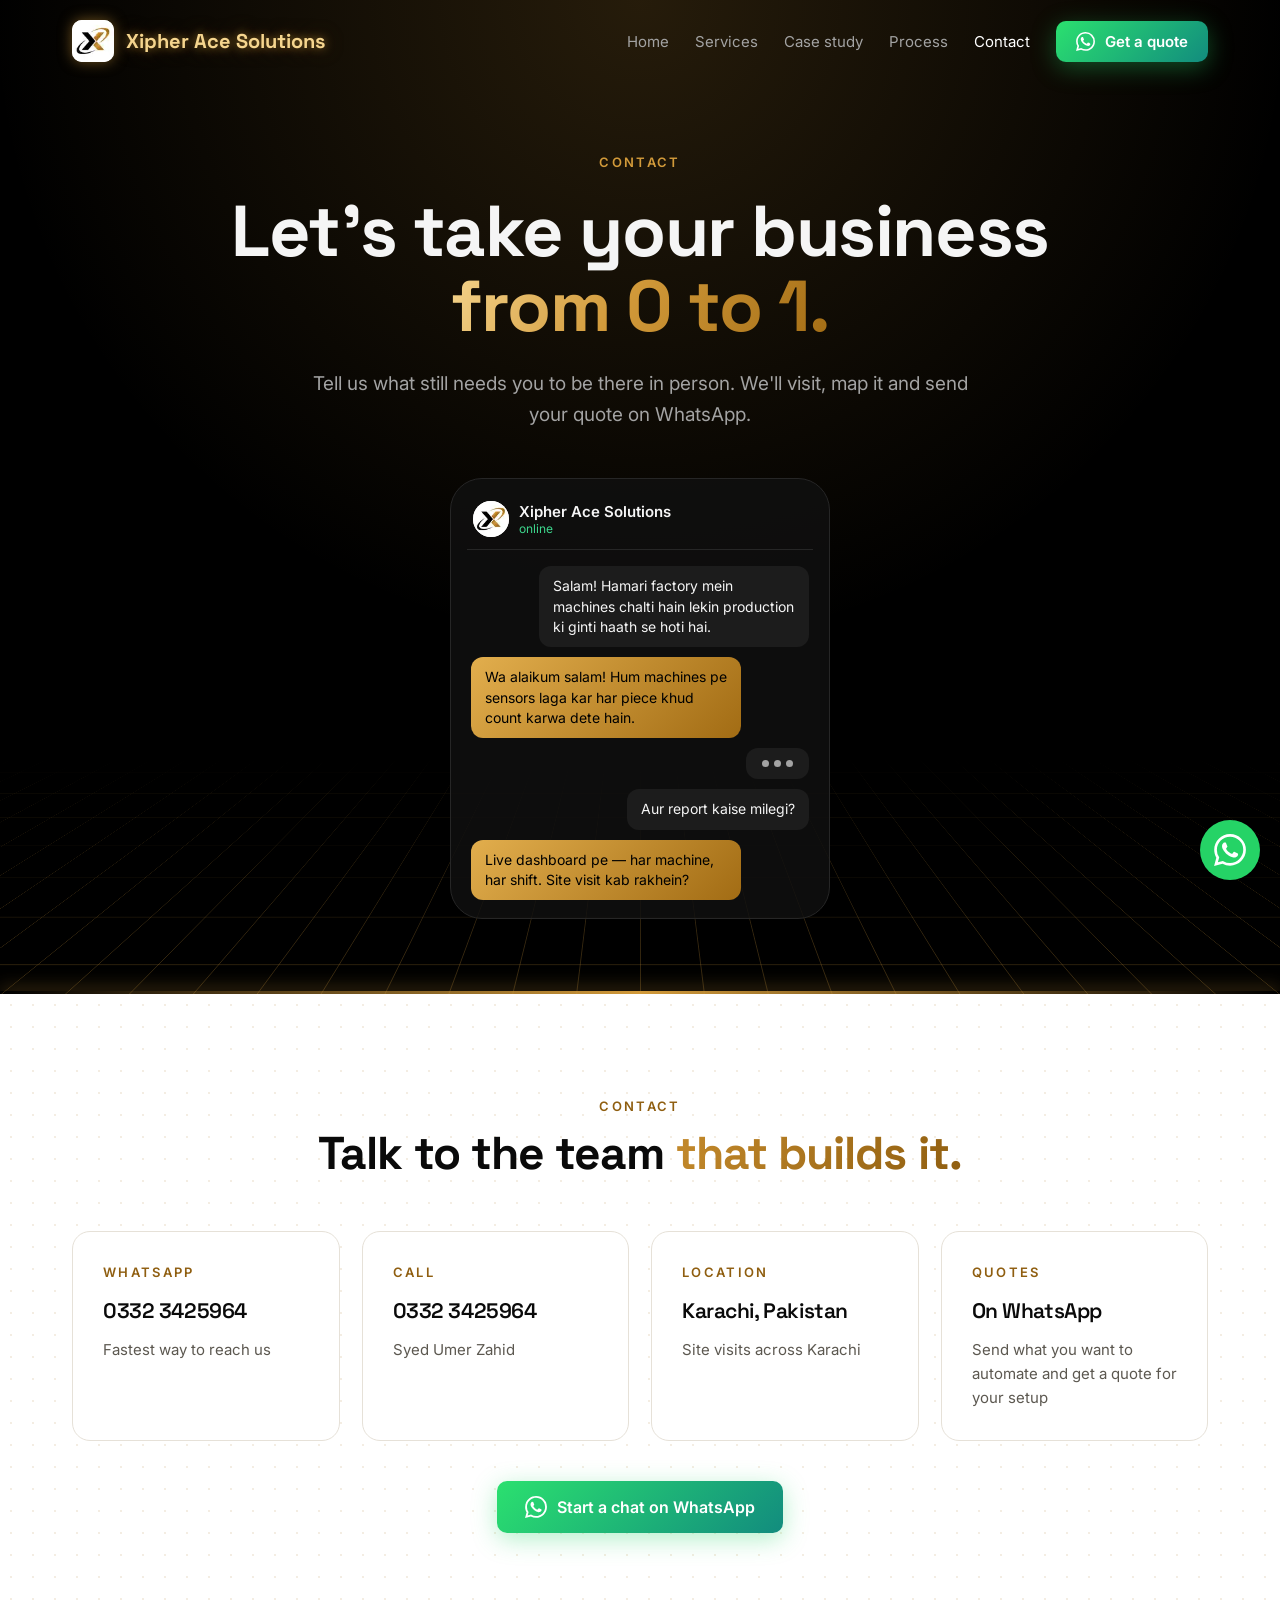
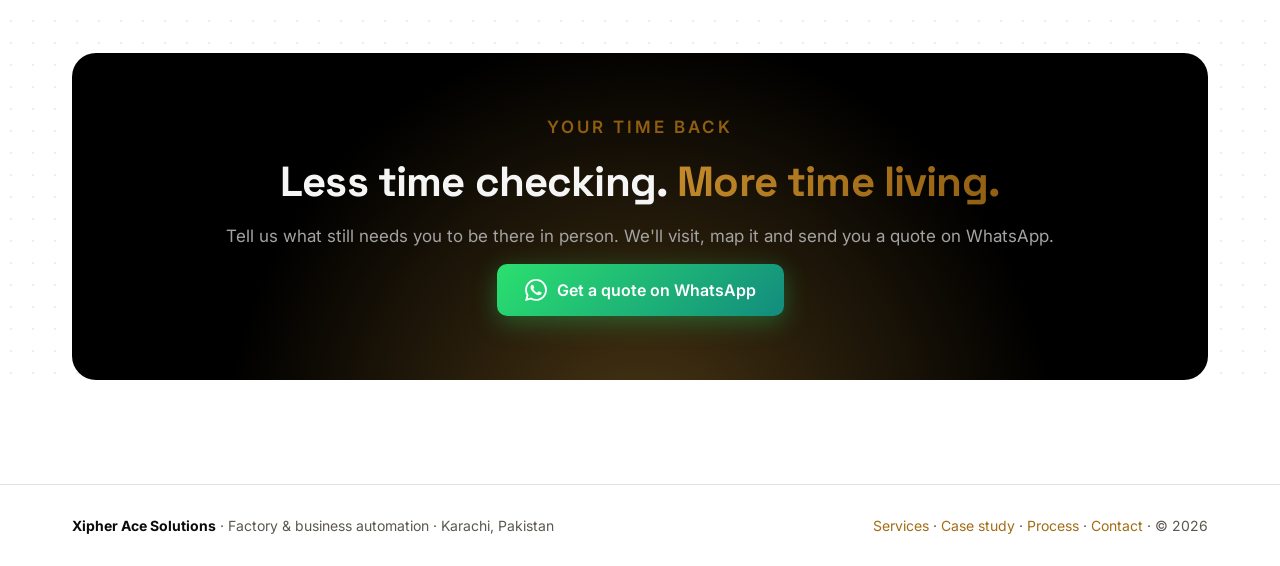
<file: contact.html>
<!doctype html>
<html lang="en-PK"><head><meta charset="utf-8"><meta name="viewport" content="width=device-width,initial-scale=1">
<title>Contact Xipher Ace Solutions — Get a Quote on WhatsApp | Karachi</title>
<meta name="description" content="Get your automation quote on WhatsApp: 0332 3425964. Site visits across Karachi for factories, warehouses, wholesalers and retail shops.">
<link rel="canonical" href="https://devinecipher.github.io/xipher-ace-solutions/contact.html">
<meta name="robots" content="index,follow,max-image-preview:large">
<meta name="theme-color" content="#000000">
<meta name="geo.region" content="PK-SD"><meta name="geo.placename" content="Karachi">
<meta property="og:type" content="website"><meta property="og:site_name" content="Xipher Ace Solutions"><meta property="og:locale" content="en_PK">
<meta property="og:title" content="Contact Xipher Ace Solutions — Get a Quote on WhatsApp | Karachi"><meta property="og:description" content="Get your automation quote on WhatsApp: 0332 3425964. Site visits across Karachi for factories, warehouses, wholesalers and retail shops."><meta property="og:url" content="https://devinecipher.github.io/xipher-ace-solutions/contact.html">
<meta property="og:image" content="https://devinecipher.github.io/xipher-ace-solutions/og-image.png"><meta property="og:image:width" content="1200"><meta property="og:image:height" content="630"><meta property="og:image:alt" content="Xipher Ace Solutions — track your factory and shop from your phone">
<meta name="twitter:card" content="summary_large_image"><meta name="twitter:title" content="Contact Xipher Ace Solutions — Get a Quote on WhatsApp | Karachi"><meta name="twitter:description" content="Get your automation quote on WhatsApp: 0332 3425964. Site visits across Karachi for factories, warehouses, wholesalers and retail shops."><meta name="twitter:image" content="https://devinecipher.github.io/xipher-ace-solutions/og-image.png">
<link rel="icon" href="logo.svg" type="image/svg+xml"><link rel="icon" href="favicon-32.png" sizes="32x32" type="image/png"><link rel="apple-touch-icon" href="apple-touch-icon.png"><link rel="manifest" href="site.webmanifest">
<link rel="preconnect" href="https://fonts.googleapis.com"><link rel="preconnect" href="https://fonts.gstatic.com" crossorigin>
<link href="https://fonts.googleapis.com/css2?family=Inter:wght@400;500;600&family=Space+Grotesk:wght@500;600;700&display=swap" rel="stylesheet"><link rel="stylesheet" href="style.css">
<script type="application/ld+json">{"@context":"https://schema.org","@graph":[{"@type":"ProfessionalService","@id":"https://devinecipher.github.io/xipher-ace-solutions/#business","name":"Xipher Ace Solutions","url":"https://devinecipher.github.io/xipher-ace-solutions/","logo":"https://devinecipher.github.io/xipher-ace-solutions/apple-touch-icon.png","image":"https://devinecipher.github.io/xipher-ace-solutions/og-image.png","description":"Factory and business automation in Karachi: sensors, custom PCB boards, Arduino/IoT controllers, live dashboards, ERP, POS and AI assistants.","telephone":"+92-332-3425964","address":{"@type":"PostalAddress","addressLocality":"Karachi","addressRegion":"Sindh","addressCountry":"PK"},"areaServed":{"@type":"City","name":"Karachi"},"contactPoint":{"@type":"ContactPoint","telephone":"+92-332-3425964","contactType":"sales","areaServed":"PK","availableLanguage":["English","Urdu"]},"knowsAbout":["Factory automation","Industrial IoT","Production monitoring","PCB design","Arduino","ERP software","POS software","CCTV integration","Biometric attendance","AI assistants"]},{"@type":"WebSite","@id":"https://devinecipher.github.io/xipher-ace-solutions/#website","url":"https://devinecipher.github.io/xipher-ace-solutions/","name":"Xipher Ace Solutions","inLanguage":"en-PK","publisher":{"@id":"https://devinecipher.github.io/xipher-ace-solutions/#business"}},{"@type":"ContactPage","@id":"https://devinecipher.github.io/xipher-ace-solutions/contact.html#webpage","url":"https://devinecipher.github.io/xipher-ace-solutions/contact.html","name":"Contact Xipher Ace Solutions — Get a Quote on WhatsApp | Karachi","description":"Get your automation quote on WhatsApp: 0332 3425964. Site visits across Karachi for factories, warehouses, wholesalers and retail shops.","isPartOf":{"@id":"https://devinecipher.github.io/xipher-ace-solutions/#website"},"about":{"@id":"https://devinecipher.github.io/xipher-ace-solutions/#business"},"inLanguage":"en-PK","primaryImageOfPage":"https://devinecipher.github.io/xipher-ace-solutions/og-image.png","breadcrumb":{"@type":"BreadcrumbList","itemListElement":[{"@type":"ListItem","position":1,"name":"Home","item":"https://devinecipher.github.io/xipher-ace-solutions/"},{"@type":"ListItem","position":2,"name":"Contact","item":"https://devinecipher.github.io/xipher-ace-solutions/contact.html"}]}}]}</script>
</head>
<body><a class="skip" href="#main">Skip to content</a>
<header class="top"><div class="floor" aria-hidden="true"></div>
<nav class="nav" aria-label="Main"><a class="brand" href="./"><img src="logo.svg" alt="Xipher Ace Solutions logo" width="42" height="42"><span>Xipher Ace Solutions</span></a><button class="burger" type="button" aria-label="Open menu" aria-expanded="false" aria-controls="menu"><span></span><span></span><span></span></button><div class="menu" id="menu"><a href="./">Home</a><a href="services.html">Services</a><a href="case-study.html">Case study</a><a href="process.html">Process</a><a href="contact.html" class=on aria-current=page>Contact</a><a class="btn wa sm" href="https://wa.me/923323425964?text=Assalam%20o%20Alaikum%2C%20I%20want%20a%20quote%20for%20automation." target="_blank" rel="noopener"><svg class="wa-ico" viewBox="0 0 24 24" aria-hidden="true"><path d="M17.472 14.382c-.297-.149-1.758-.867-2.03-.967-.273-.099-.471-.148-.67.15-.197.297-.767.966-.94 1.164-.173.199-.347.223-.644.075-.297-.15-1.255-.463-2.39-1.475-.883-.788-1.48-1.761-1.653-2.059-.173-.297-.018-.458.13-.606.134-.133.298-.347.446-.52.149-.174.198-.298.298-.497.099-.198.05-.371-.025-.52-.075-.149-.669-1.612-.916-2.207-.242-.579-.487-.5-.669-.51-.173-.008-.371-.01-.57-.01-.198 0-.52.074-.792.372-.272.297-1.04 1.016-1.04 2.479 0 1.462 1.065 2.875 1.213 3.074.149.198 2.096 3.2 5.077 4.487.709.306 1.262.489 1.694.625.712.227 1.36.195 1.871.118.571-.085 1.758-.719 2.006-1.413.248-.694.248-1.289.173-1.413-.074-.124-.272-.198-.57-.347m-5.421 7.403h-.004a9.87 9.87 0 01-5.031-1.378l-.361-.214-3.741.982.998-3.648-.235-.374a9.86 9.86 0 01-1.51-5.26c.001-5.45 4.436-9.884 9.888-9.884 2.64 0 5.122 1.03 6.988 2.898a9.825 9.825 0 012.893 6.994c-.003 5.45-4.437 9.884-9.885 9.884m8.413-18.297A11.815 11.815 0 0012.05 0C5.495 0 .16 5.335.157 11.892c0 2.096.547 4.142 1.588 5.945L.057 24l6.305-1.654a11.882 11.882 0 005.683 1.448h.005c6.554 0 11.89-5.335 11.893-11.893a11.821 11.821 0 00-3.48-8.413Z"/></svg><span>Get a quote</span></a></div></nav>
<div class="hero"><p class="eyebrow">Contact</p><h1>Let&#39;s take your business <span class="grad">from 0 to 1.</span></h1><p class="sub">Tell us what still needs you to be there in person. We&#39;ll visit, map it and send your quote on WhatsApp.</p></div>
<div class="art"><div class="panel" role="img" aria-label="A factory owner asks about automation on WhatsApp and Xipher replies" style="max-width:380px;margin:0 auto;border-radius:32px;display:flex;flex-direction:column;gap:12px;padding:16px">
<div style="display:flex;align-items:center;gap:10px;padding:6px 6px 12px;border-bottom:1px solid #262626;text-align:left"><img src="logo.svg" alt="" style="width:36px;height:36px;border-radius:50%;background:#fff"><div><p style="font-weight:600;font-size:15px">Xipher Ace Solutions</p><p style="font-size:12px;color:#3DD68C">online</p></div></div>
<div style="height:340px;display:flex;flex-direction:column;gap:10px;padding:4px">
<p class="ch bub me" style="animation-name:m1">Salam! Hamari factory mein machines chalti hain lekin production ki ginti haath se hoti hai.</p>
<p class="ch bub xa" style="animation-name:m2">Wa alaikum salam! Hum machines pe sensors laga kar har piece khud count karwa dete hain.</p>
<div class="ch me" style="padding:12px 16px;border-radius:12px;display:flex;gap:5px;animation-name:ty"><span style="width:7px;height:7px;border-radius:50%;background:#A3A3A3;animation:blink 1s infinite"></span><span style="width:7px;height:7px;border-radius:50%;background:#A3A3A3;animation:blink 1s .2s infinite"></span><span style="width:7px;height:7px;border-radius:50%;background:#A3A3A3;animation:blink 1s .4s infinite"></span></div>
<p class="ch bub me" style="animation-name:m3">Aur report kaise milegi?</p>
<p class="ch bub xa" style="animation-name:m4">Live dashboard pe — har machine, har shift. Site visit kab rakhein?</p></div></div></div><div class="edge"></div></header>
<main class="light" id="main"><section class="sec"><div class="wrap"><div class="head"><p class="eyebrow">Contact</p><h2>Talk to the team <span class="grad">that builds it.</span></h2></div><div class="grid c4"><div class="card"><p class="eyebrow">WhatsApp</p><h3>0332 3425964</h3><p>Fastest way to reach us</p></div><div class="card"><p class="eyebrow">Call</p><h3>0332 3425964</h3><p>Syed Umer Zahid</p></div><div class="card"><p class="eyebrow">Location</p><h3>Karachi, Pakistan</h3><p>Site visits across Karachi</p></div><div class="card"><p class="eyebrow">Quotes</p><h3>On WhatsApp</h3><p>Send what you want to automate and get a quote for your setup</p></div></div><p style="text-align:center;margin-top:40px"><a class="btn wa" href="https://wa.me/923323425964?text=Assalam%20o%20Alaikum%2C%20I%20want%20a%20quote%20for%20automation." target="_blank" rel="noopener"><svg class="wa-ico" viewBox="0 0 24 24" aria-hidden="true"><path d="M17.472 14.382c-.297-.149-1.758-.867-2.03-.967-.273-.099-.471-.148-.67.15-.197.297-.767.966-.94 1.164-.173.199-.347.223-.644.075-.297-.15-1.255-.463-2.39-1.475-.883-.788-1.48-1.761-1.653-2.059-.173-.297-.018-.458.13-.606.134-.133.298-.347.446-.52.149-.174.198-.298.298-.497.099-.198.05-.371-.025-.52-.075-.149-.669-1.612-.916-2.207-.242-.579-.487-.5-.669-.51-.173-.008-.371-.01-.57-.01-.198 0-.52.074-.792.372-.272.297-1.04 1.016-1.04 2.479 0 1.462 1.065 2.875 1.213 3.074.149.198 2.096 3.2 5.077 4.487.709.306 1.262.489 1.694.625.712.227 1.36.195 1.871.118.571-.085 1.758-.719 2.006-1.413.248-.694.248-1.289.173-1.413-.074-.124-.272-.198-.57-.347m-5.421 7.403h-.004a9.87 9.87 0 01-5.031-1.378l-.361-.214-3.741.982.998-3.648-.235-.374a9.86 9.86 0 01-1.51-5.26c.001-5.45 4.436-9.884 9.888-9.884 2.64 0 5.122 1.03 6.988 2.898a9.825 9.825 0 012.893 6.994c-.003 5.45-4.437 9.884-9.885 9.884m8.413-18.297A11.815 11.815 0 0012.05 0C5.495 0 .16 5.335.157 11.892c0 2.096.547 4.142 1.588 5.945L.057 24l6.305-1.654a11.882 11.882 0 005.683 1.448h.005c6.554 0 11.89-5.335 11.893-11.893a11.821 11.821 0 00-3.48-8.413Z"/></svg><span>Start a chat on WhatsApp</span></a></p></div></section>
<section class="cta"><p class="eyebrow">Your time back</p><h2>Less time checking. <span class="grad">More time living.</span></h2><p>Tell us what still needs you to be there in person. We&#39;ll visit, map it and send you a quote on WhatsApp.</p><a class="btn wa" href="https://wa.me/923323425964?text=Assalam%20o%20Alaikum%2C%20I%20want%20a%20quote%20for%20automation." target="_blank" rel="noopener"><svg class="wa-ico" viewBox="0 0 24 24" aria-hidden="true"><path d="M17.472 14.382c-.297-.149-1.758-.867-2.03-.967-.273-.099-.471-.148-.67.15-.197.297-.767.966-.94 1.164-.173.199-.347.223-.644.075-.297-.15-1.255-.463-2.39-1.475-.883-.788-1.48-1.761-1.653-2.059-.173-.297-.018-.458.13-.606.134-.133.298-.347.446-.52.149-.174.198-.298.298-.497.099-.198.05-.371-.025-.52-.075-.149-.669-1.612-.916-2.207-.242-.579-.487-.5-.669-.51-.173-.008-.371-.01-.57-.01-.198 0-.52.074-.792.372-.272.297-1.04 1.016-1.04 2.479 0 1.462 1.065 2.875 1.213 3.074.149.198 2.096 3.2 5.077 4.487.709.306 1.262.489 1.694.625.712.227 1.36.195 1.871.118.571-.085 1.758-.719 2.006-1.413.248-.694.248-1.289.173-1.413-.074-.124-.272-.198-.57-.347m-5.421 7.403h-.004a9.87 9.87 0 01-5.031-1.378l-.361-.214-3.741.982.998-3.648-.235-.374a9.86 9.86 0 01-1.51-5.26c.001-5.45 4.436-9.884 9.888-9.884 2.64 0 5.122 1.03 6.988 2.898a9.825 9.825 0 012.893 6.994c-.003 5.45-4.437 9.884-9.885 9.884m8.413-18.297A11.815 11.815 0 0012.05 0C5.495 0 .16 5.335.157 11.892c0 2.096.547 4.142 1.588 5.945L.057 24l6.305-1.654a11.882 11.882 0 005.683 1.448h.005c6.554 0 11.89-5.335 11.893-11.893a11.821 11.821 0 00-3.48-8.413Z"/></svg><span>Get a quote on WhatsApp</span></a></section>
</main>
<footer class="foot"><div class="wrap"><p><b style="color:#0A0A0A">Xipher Ace Solutions</b> · Factory &amp; business automation · Karachi, Pakistan</p><p><a href="services.html">Services</a> · <a href="case-study.html">Case study</a> · <a href="process.html">Process</a> · <a href="contact.html">Contact</a> · © 2026</p></div></footer>
<a class="wa-float" href="https://wa.me/923323425964?text=Assalam%20o%20Alaikum%2C%20I%20want%20a%20quote%20for%20automation." target="_blank" rel="noopener" aria-label="Chat with Xipher Ace Solutions on WhatsApp"><svg class="wa-ico" viewBox="0 0 24 24" aria-hidden="true"><path d="M17.472 14.382c-.297-.149-1.758-.867-2.03-.967-.273-.099-.471-.148-.67.15-.197.297-.767.966-.94 1.164-.173.199-.347.223-.644.075-.297-.15-1.255-.463-2.39-1.475-.883-.788-1.48-1.761-1.653-2.059-.173-.297-.018-.458.13-.606.134-.133.298-.347.446-.52.149-.174.198-.298.298-.497.099-.198.05-.371-.025-.52-.075-.149-.669-1.612-.916-2.207-.242-.579-.487-.5-.669-.51-.173-.008-.371-.01-.57-.01-.198 0-.52.074-.792.372-.272.297-1.04 1.016-1.04 2.479 0 1.462 1.065 2.875 1.213 3.074.149.198 2.096 3.2 5.077 4.487.709.306 1.262.489 1.694.625.712.227 1.36.195 1.871.118.571-.085 1.758-.719 2.006-1.413.248-.694.248-1.289.173-1.413-.074-.124-.272-.198-.57-.347m-5.421 7.403h-.004a9.87 9.87 0 01-5.031-1.378l-.361-.214-3.741.982.998-3.648-.235-.374a9.86 9.86 0 01-1.51-5.26c.001-5.45 4.436-9.884 9.888-9.884 2.64 0 5.122 1.03 6.988 2.898a9.825 9.825 0 012.893 6.994c-.003 5.45-4.437 9.884-9.885 9.884m8.413-18.297A11.815 11.815 0 0012.05 0C5.495 0 .16 5.335.157 11.892c0 2.096.547 4.142 1.588 5.945L.057 24l6.305-1.654a11.882 11.882 0 005.683 1.448h.005c6.554 0 11.89-5.335 11.893-11.893a11.821 11.821 0 00-3.48-8.413Z"/></svg></a>
<script src="site.js" defer></script>
</body></html>
</file>
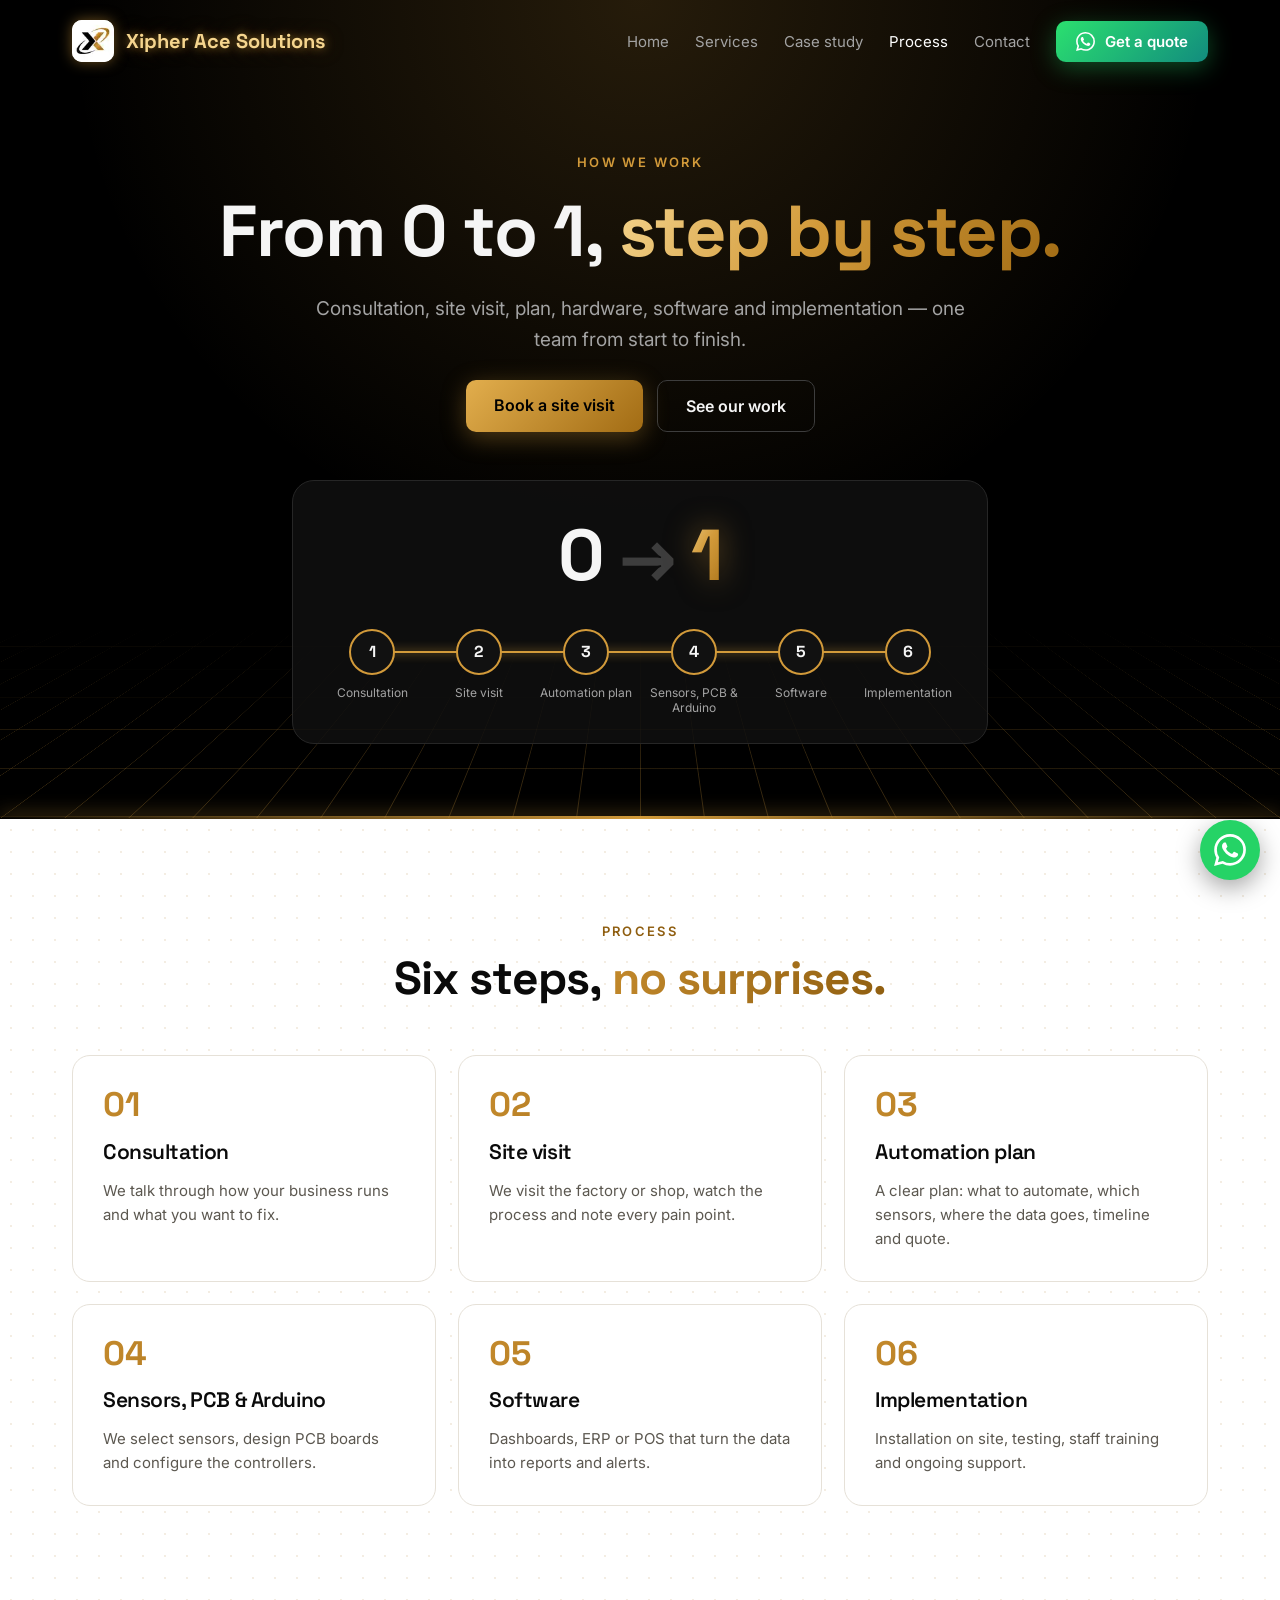
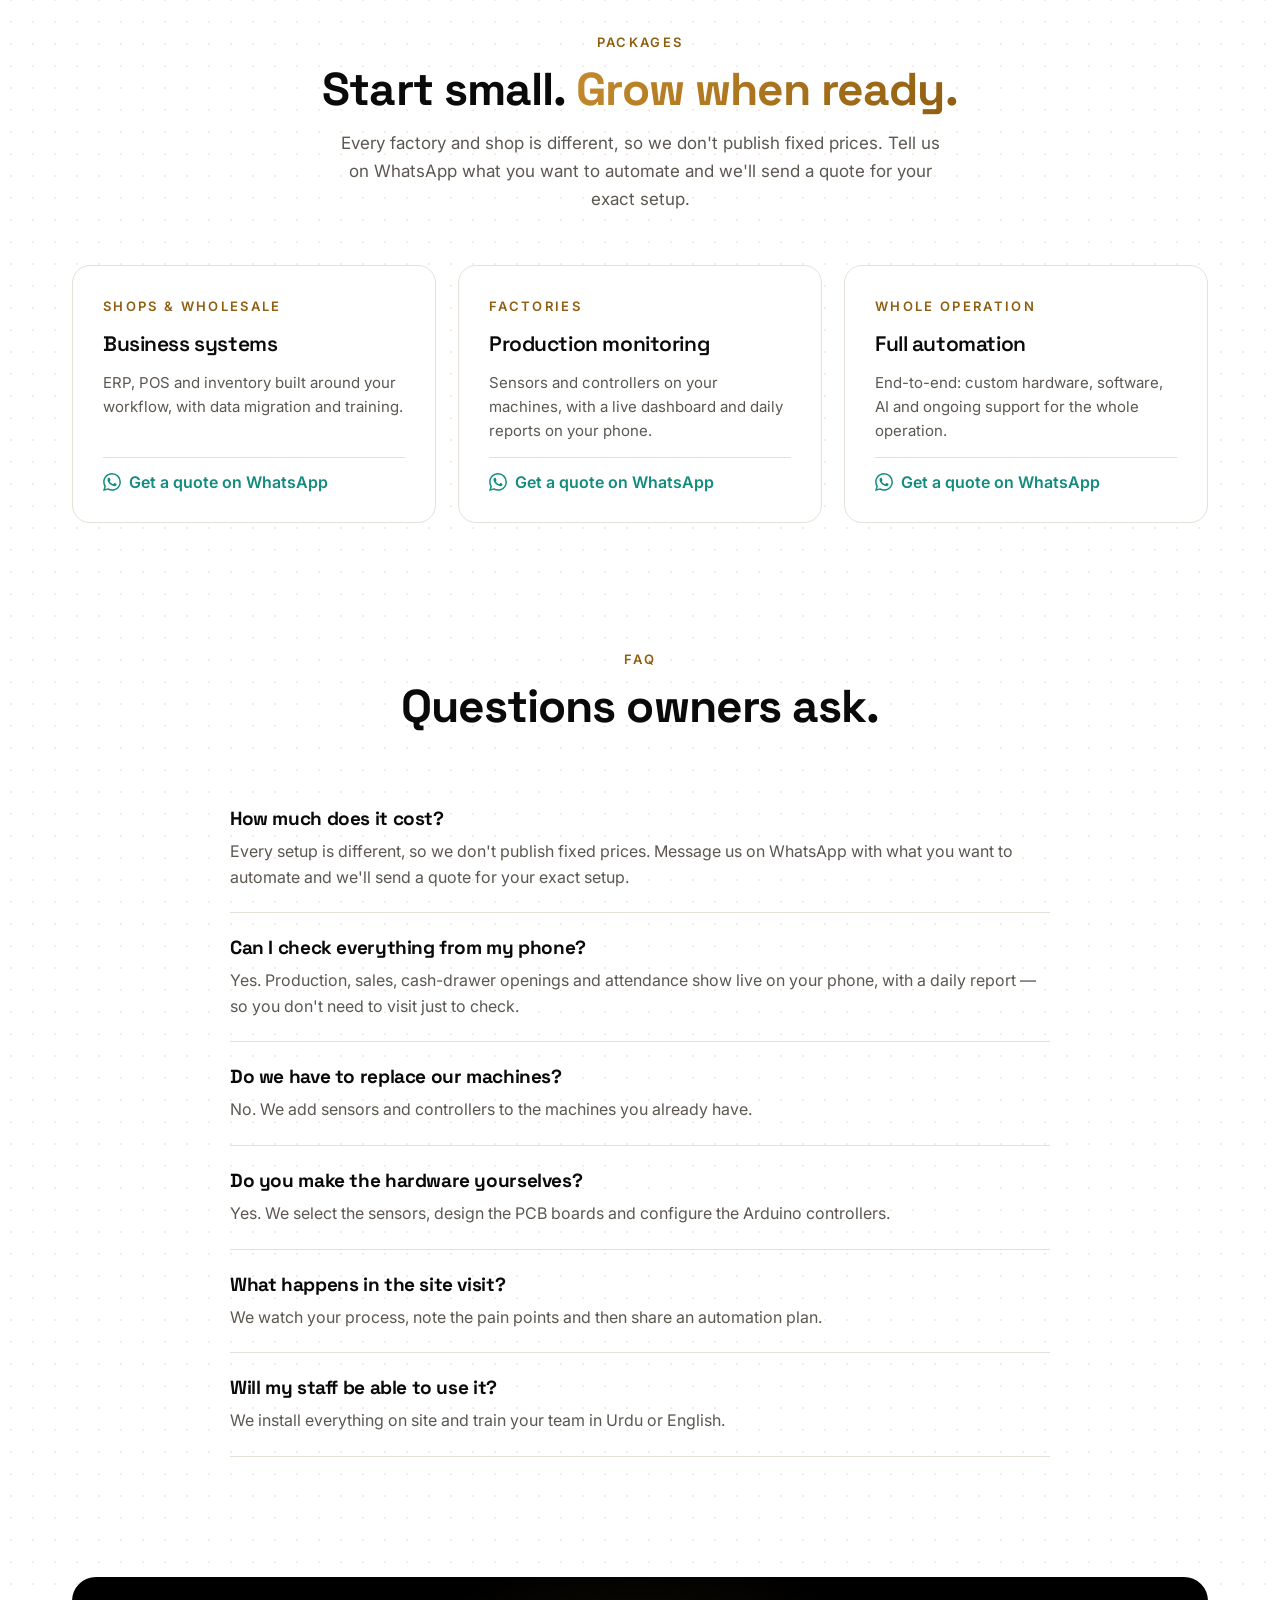
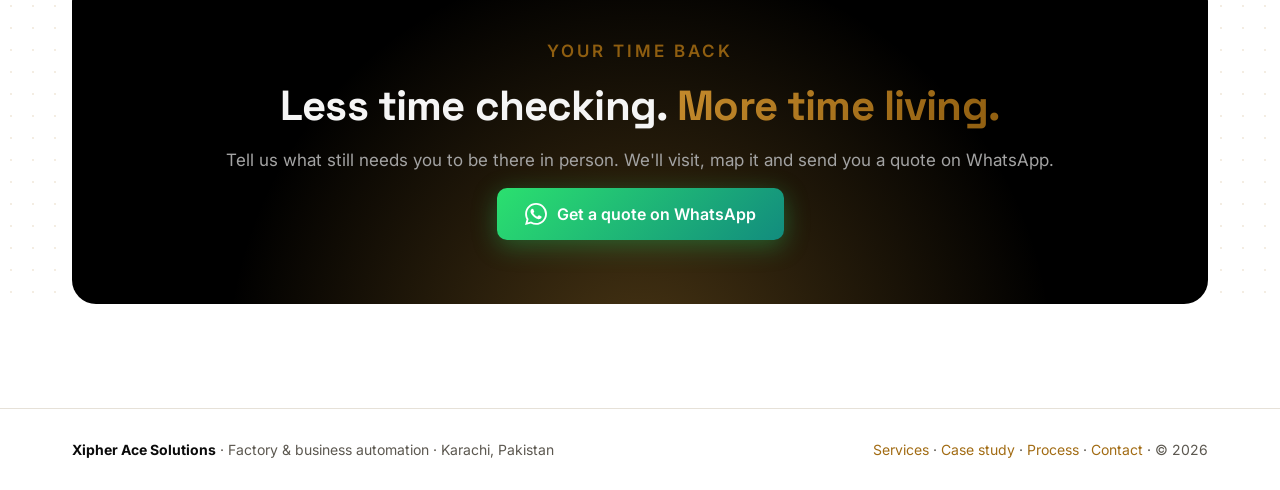
<file: process.html>
<!doctype html>
<html lang="en-PK"><head><meta charset="utf-8"><meta name="viewport" content="width=device-width,initial-scale=1">
<title>How We Work: Automation Process &amp; FAQ | Xipher Ace Solutions</title>
<meta name="description" content="Consultation, site visit, automation plan, sensors &amp; PCB, software and on-site setup. See how Xipher Ace automates factories and shops in Karachi.">
<link rel="canonical" href="https://devinecipher.github.io/xipher-ace-solutions/process.html">
<meta name="robots" content="index,follow,max-image-preview:large">
<meta name="theme-color" content="#000000">
<meta name="geo.region" content="PK-SD"><meta name="geo.placename" content="Karachi">
<meta property="og:type" content="website"><meta property="og:site_name" content="Xipher Ace Solutions"><meta property="og:locale" content="en_PK">
<meta property="og:title" content="How We Work: Automation Process &amp; FAQ | Xipher Ace Solutions"><meta property="og:description" content="Consultation, site visit, automation plan, sensors &amp; PCB, software and on-site setup. See how Xipher Ace automates factories and shops in Karachi."><meta property="og:url" content="https://devinecipher.github.io/xipher-ace-solutions/process.html">
<meta property="og:image" content="https://devinecipher.github.io/xipher-ace-solutions/og-image.png"><meta property="og:image:width" content="1200"><meta property="og:image:height" content="630"><meta property="og:image:alt" content="Xipher Ace Solutions — track your factory and shop from your phone">
<meta name="twitter:card" content="summary_large_image"><meta name="twitter:title" content="How We Work: Automation Process &amp; FAQ | Xipher Ace Solutions"><meta name="twitter:description" content="Consultation, site visit, automation plan, sensors &amp; PCB, software and on-site setup. See how Xipher Ace automates factories and shops in Karachi."><meta name="twitter:image" content="https://devinecipher.github.io/xipher-ace-solutions/og-image.png">
<link rel="icon" href="logo.svg" type="image/svg+xml"><link rel="icon" href="favicon-32.png" sizes="32x32" type="image/png"><link rel="apple-touch-icon" href="apple-touch-icon.png"><link rel="manifest" href="site.webmanifest">
<link rel="preconnect" href="https://fonts.googleapis.com"><link rel="preconnect" href="https://fonts.gstatic.com" crossorigin>
<link href="https://fonts.googleapis.com/css2?family=Inter:wght@400;500;600&family=Space+Grotesk:wght@500;600;700&display=swap" rel="stylesheet"><link rel="stylesheet" href="style.css">
<script type="application/ld+json">{"@context":"https://schema.org","@graph":[{"@type":"ProfessionalService","@id":"https://devinecipher.github.io/xipher-ace-solutions/#business","name":"Xipher Ace Solutions","url":"https://devinecipher.github.io/xipher-ace-solutions/","logo":"https://devinecipher.github.io/xipher-ace-solutions/apple-touch-icon.png","image":"https://devinecipher.github.io/xipher-ace-solutions/og-image.png","description":"Factory and business automation in Karachi: sensors, custom PCB boards, Arduino/IoT controllers, live dashboards, ERP, POS and AI assistants.","telephone":"+92-332-3425964","address":{"@type":"PostalAddress","addressLocality":"Karachi","addressRegion":"Sindh","addressCountry":"PK"},"areaServed":{"@type":"City","name":"Karachi"},"contactPoint":{"@type":"ContactPoint","telephone":"+92-332-3425964","contactType":"sales","areaServed":"PK","availableLanguage":["English","Urdu"]},"knowsAbout":["Factory automation","Industrial IoT","Production monitoring","PCB design","Arduino","ERP software","POS software","CCTV integration","Biometric attendance","AI assistants"]},{"@type":"WebSite","@id":"https://devinecipher.github.io/xipher-ace-solutions/#website","url":"https://devinecipher.github.io/xipher-ace-solutions/","name":"Xipher Ace Solutions","inLanguage":"en-PK","publisher":{"@id":"https://devinecipher.github.io/xipher-ace-solutions/#business"}},{"@type":"WebPage","@id":"https://devinecipher.github.io/xipher-ace-solutions/process.html#webpage","url":"https://devinecipher.github.io/xipher-ace-solutions/process.html","name":"How We Work: Automation Process & FAQ | Xipher Ace Solutions","description":"Consultation, site visit, automation plan, sensors & PCB, software and on-site setup. See how Xipher Ace automates factories and shops in Karachi.","isPartOf":{"@id":"https://devinecipher.github.io/xipher-ace-solutions/#website"},"about":{"@id":"https://devinecipher.github.io/xipher-ace-solutions/#business"},"inLanguage":"en-PK","primaryImageOfPage":"https://devinecipher.github.io/xipher-ace-solutions/og-image.png","breadcrumb":{"@type":"BreadcrumbList","itemListElement":[{"@type":"ListItem","position":1,"name":"Home","item":"https://devinecipher.github.io/xipher-ace-solutions/"},{"@type":"ListItem","position":2,"name":"Process","item":"https://devinecipher.github.io/xipher-ace-solutions/process.html"}]}},{"@type":"FAQPage","@id":"https://devinecipher.github.io/xipher-ace-solutions/process.html#faq","mainEntity":[{"@type":"Question","name":"How much does it cost?","acceptedAnswer":{"@type":"Answer","text":"Every setup is different, so we don't publish fixed prices. Message us on WhatsApp with what you want to automate and we'll send a quote for your exact setup."}},{"@type":"Question","name":"Can I check everything from my phone?","acceptedAnswer":{"@type":"Answer","text":"Yes. Production, sales, cash-drawer openings and attendance show live on your phone, with a daily report — so you don't need to visit just to check."}},{"@type":"Question","name":"Do we have to replace our machines?","acceptedAnswer":{"@type":"Answer","text":"No. We add sensors and controllers to the machines you already have."}},{"@type":"Question","name":"Do you make the hardware yourselves?","acceptedAnswer":{"@type":"Answer","text":"Yes. We select the sensors, design the PCB boards and configure the Arduino controllers."}},{"@type":"Question","name":"What happens in the site visit?","acceptedAnswer":{"@type":"Answer","text":"We watch your process, note the pain points and then share an automation plan."}},{"@type":"Question","name":"Will my staff be able to use it?","acceptedAnswer":{"@type":"Answer","text":"We install everything on site and train your team in Urdu or English."}}]}]}</script>
</head>
<body><a class="skip" href="#main">Skip to content</a>
<header class="top"><div class="floor" aria-hidden="true"></div>
<nav class="nav" aria-label="Main"><a class="brand" href="./"><img src="logo.svg" alt="Xipher Ace Solutions logo" width="42" height="42"><span>Xipher Ace Solutions</span></a><button class="burger" type="button" aria-label="Open menu" aria-expanded="false" aria-controls="menu"><span></span><span></span><span></span></button><div class="menu" id="menu"><a href="./">Home</a><a href="services.html">Services</a><a href="case-study.html">Case study</a><a href="process.html" class=on aria-current=page>Process</a><a href="contact.html">Contact</a><a class="btn wa sm" href="https://wa.me/923323425964?text=Assalam%20o%20Alaikum%2C%20I%20want%20a%20quote%20for%20automation." target="_blank" rel="noopener"><svg class="wa-ico" viewBox="0 0 24 24" aria-hidden="true"><path d="M17.472 14.382c-.297-.149-1.758-.867-2.03-.967-.273-.099-.471-.148-.67.15-.197.297-.767.966-.94 1.164-.173.199-.347.223-.644.075-.297-.15-1.255-.463-2.39-1.475-.883-.788-1.48-1.761-1.653-2.059-.173-.297-.018-.458.13-.606.134-.133.298-.347.446-.52.149-.174.198-.298.298-.497.099-.198.05-.371-.025-.52-.075-.149-.669-1.612-.916-2.207-.242-.579-.487-.5-.669-.51-.173-.008-.371-.01-.57-.01-.198 0-.52.074-.792.372-.272.297-1.04 1.016-1.04 2.479 0 1.462 1.065 2.875 1.213 3.074.149.198 2.096 3.2 5.077 4.487.709.306 1.262.489 1.694.625.712.227 1.36.195 1.871.118.571-.085 1.758-.719 2.006-1.413.248-.694.248-1.289.173-1.413-.074-.124-.272-.198-.57-.347m-5.421 7.403h-.004a9.87 9.87 0 01-5.031-1.378l-.361-.214-3.741.982.998-3.648-.235-.374a9.86 9.86 0 01-1.51-5.26c.001-5.45 4.436-9.884 9.888-9.884 2.64 0 5.122 1.03 6.988 2.898a9.825 9.825 0 012.893 6.994c-.003 5.45-4.437 9.884-9.885 9.884m8.413-18.297A11.815 11.815 0 0012.05 0C5.495 0 .16 5.335.157 11.892c0 2.096.547 4.142 1.588 5.945L.057 24l6.305-1.654a11.882 11.882 0 005.683 1.448h.005c6.554 0 11.89-5.335 11.893-11.893a11.821 11.821 0 00-3.48-8.413Z"/></svg><span>Get a quote</span></a></div></nav>
<div class="hero"><p class="eyebrow">How we work</p><h1>From 0 to 1, <span class="grad">step by step.</span></h1><p class="sub">Consultation, site visit, plan, hardware, software and implementation — one team from start to finish.</p><div class="ctas"><a class="btn" href="contact.html">Book a site visit</a><a class="ghost" href="case-study.html">See our work</a></div></div>
<div class="art"><div class="panel" role="img" aria-label="Six steps lighting up in order from 0 to 1"><p style="font-family:Space Grotesk,sans-serif;font-size:72px;font-weight:700;text-align:center;letter-spacing:-.03em">0 <span style="color:#3D3D3D">→</span> <span class="grad" style="text-shadow:0 0 30px rgba(210,154,58,.5)">1</span></p><div style="position:relative;display:flex;justify-content:space-between;margin-top:28px"><div style="position:absolute;left:8%;right:8%;top:22px;height:2px;background:#262626"></div><div class="fx" style="position:absolute;left:8%;right:8%;top:22px;height:2px;background:#D29A3A;box-shadow:0 0 10px #D29A3A"></div><div style="display:flex;flex-direction:column;align-items:center;gap:10px;z-index:2;width:16%"><div class="dot l0">1</div><p style="font-size:12px;color:#A3A3A3;text-align:center">Consultation</p></div><div style="display:flex;flex-direction:column;align-items:center;gap:10px;z-index:2;width:16%"><div class="dot l1">2</div><p style="font-size:12px;color:#A3A3A3;text-align:center">Site visit</p></div><div style="display:flex;flex-direction:column;align-items:center;gap:10px;z-index:2;width:16%"><div class="dot l2">3</div><p style="font-size:12px;color:#A3A3A3;text-align:center">Automation plan</p></div><div style="display:flex;flex-direction:column;align-items:center;gap:10px;z-index:2;width:16%"><div class="dot l3">4</div><p style="font-size:12px;color:#A3A3A3;text-align:center">Sensors, PCB &amp; Arduino</p></div><div style="display:flex;flex-direction:column;align-items:center;gap:10px;z-index:2;width:16%"><div class="dot l4">5</div><p style="font-size:12px;color:#A3A3A3;text-align:center">Software</p></div><div style="display:flex;flex-direction:column;align-items:center;gap:10px;z-index:2;width:16%"><div class="dot l5">6</div><p style="font-size:12px;color:#A3A3A3;text-align:center">Implementation</p></div></div></div></div><div class="edge"></div></header>
<main class="light" id="main"><section class="sec"><div class="wrap"><div class="head"><p class="eyebrow">Process</p><h2>Six steps, <span class="grad">no surprises.</span></h2></div><div class="grid"><div class="card"><p class="num grad">01</p><h3>Consultation</h3><p>We talk through how your business runs and what you want to fix.</p></div><div class="card"><p class="num grad">02</p><h3>Site visit</h3><p>We visit the factory or shop, watch the process and note every pain point.</p></div><div class="card"><p class="num grad">03</p><h3>Automation plan</h3><p>A clear plan: what to automate, which sensors, where the data goes, timeline and quote.</p></div><div class="card"><p class="num grad">04</p><h3>Sensors, PCB &amp; Arduino</h3><p>We select sensors, design PCB boards and configure the controllers.</p></div><div class="card"><p class="num grad">05</p><h3>Software</h3><p>Dashboards, ERP or POS that turn the data into reports and alerts.</p></div><div class="card"><p class="num grad">06</p><h3>Implementation</h3><p>Installation on site, testing, staff training and ongoing support.</p></div></div></div></section><section class="sec"><div class="wrap"><div class="head"><p class="eyebrow">Packages</p><h2>Start small. <span class="grad">Grow when ready.</span></h2><p class="lead">Every factory and shop is different, so we don&#39;t publish fixed prices. Tell us on WhatsApp what you want to automate and we&#39;ll send a quote for your exact setup.</p></div><div class="grid"><div class="card"><p class="eyebrow">Shops &amp; wholesale</p><h3>Business systems</h3><p>ERP, POS and inventory built around your workflow, with data migration and training.</p><a class="quote" href="https://wa.me/923323425964?text=Assalam%20o%20Alaikum%2C%20I%20want%20a%20quote%20for%20automation." target="_blank" rel="noopener"><svg class="wa-ico" viewBox="0 0 24 24" aria-hidden="true"><path d="M17.472 14.382c-.297-.149-1.758-.867-2.03-.967-.273-.099-.471-.148-.67.15-.197.297-.767.966-.94 1.164-.173.199-.347.223-.644.075-.297-.15-1.255-.463-2.39-1.475-.883-.788-1.48-1.761-1.653-2.059-.173-.297-.018-.458.13-.606.134-.133.298-.347.446-.52.149-.174.198-.298.298-.497.099-.198.05-.371-.025-.52-.075-.149-.669-1.612-.916-2.207-.242-.579-.487-.5-.669-.51-.173-.008-.371-.01-.57-.01-.198 0-.52.074-.792.372-.272.297-1.04 1.016-1.04 2.479 0 1.462 1.065 2.875 1.213 3.074.149.198 2.096 3.2 5.077 4.487.709.306 1.262.489 1.694.625.712.227 1.36.195 1.871.118.571-.085 1.758-.719 2.006-1.413.248-.694.248-1.289.173-1.413-.074-.124-.272-.198-.57-.347m-5.421 7.403h-.004a9.87 9.87 0 01-5.031-1.378l-.361-.214-3.741.982.998-3.648-.235-.374a9.86 9.86 0 01-1.51-5.26c.001-5.45 4.436-9.884 9.888-9.884 2.64 0 5.122 1.03 6.988 2.898a9.825 9.825 0 012.893 6.994c-.003 5.45-4.437 9.884-9.885 9.884m8.413-18.297A11.815 11.815 0 0012.05 0C5.495 0 .16 5.335.157 11.892c0 2.096.547 4.142 1.588 5.945L.057 24l6.305-1.654a11.882 11.882 0 005.683 1.448h.005c6.554 0 11.89-5.335 11.893-11.893a11.821 11.821 0 00-3.48-8.413Z"/></svg>Get a quote on WhatsApp</a></div><div class="card"><p class="eyebrow">Factories</p><h3>Production monitoring</h3><p>Sensors and controllers on your machines, with a live dashboard and daily reports on your phone.</p><a class="quote" href="https://wa.me/923323425964?text=Assalam%20o%20Alaikum%2C%20I%20want%20a%20quote%20for%20automation." target="_blank" rel="noopener"><svg class="wa-ico" viewBox="0 0 24 24" aria-hidden="true"><path d="M17.472 14.382c-.297-.149-1.758-.867-2.03-.967-.273-.099-.471-.148-.67.15-.197.297-.767.966-.94 1.164-.173.199-.347.223-.644.075-.297-.15-1.255-.463-2.39-1.475-.883-.788-1.48-1.761-1.653-2.059-.173-.297-.018-.458.13-.606.134-.133.298-.347.446-.52.149-.174.198-.298.298-.497.099-.198.05-.371-.025-.52-.075-.149-.669-1.612-.916-2.207-.242-.579-.487-.5-.669-.51-.173-.008-.371-.01-.57-.01-.198 0-.52.074-.792.372-.272.297-1.04 1.016-1.04 2.479 0 1.462 1.065 2.875 1.213 3.074.149.198 2.096 3.2 5.077 4.487.709.306 1.262.489 1.694.625.712.227 1.36.195 1.871.118.571-.085 1.758-.719 2.006-1.413.248-.694.248-1.289.173-1.413-.074-.124-.272-.198-.57-.347m-5.421 7.403h-.004a9.87 9.87 0 01-5.031-1.378l-.361-.214-3.741.982.998-3.648-.235-.374a9.86 9.86 0 01-1.51-5.26c.001-5.45 4.436-9.884 9.888-9.884 2.64 0 5.122 1.03 6.988 2.898a9.825 9.825 0 012.893 6.994c-.003 5.45-4.437 9.884-9.885 9.884m8.413-18.297A11.815 11.815 0 0012.05 0C5.495 0 .16 5.335.157 11.892c0 2.096.547 4.142 1.588 5.945L.057 24l6.305-1.654a11.882 11.882 0 005.683 1.448h.005c6.554 0 11.89-5.335 11.893-11.893a11.821 11.821 0 00-3.48-8.413Z"/></svg>Get a quote on WhatsApp</a></div><div class="card"><p class="eyebrow">Whole operation</p><h3>Full automation</h3><p>End-to-end: custom hardware, software, AI and ongoing support for the whole operation.</p><a class="quote" href="https://wa.me/923323425964?text=Assalam%20o%20Alaikum%2C%20I%20want%20a%20quote%20for%20automation." target="_blank" rel="noopener"><svg class="wa-ico" viewBox="0 0 24 24" aria-hidden="true"><path d="M17.472 14.382c-.297-.149-1.758-.867-2.03-.967-.273-.099-.471-.148-.67.15-.197.297-.767.966-.94 1.164-.173.199-.347.223-.644.075-.297-.15-1.255-.463-2.39-1.475-.883-.788-1.48-1.761-1.653-2.059-.173-.297-.018-.458.13-.606.134-.133.298-.347.446-.52.149-.174.198-.298.298-.497.099-.198.05-.371-.025-.52-.075-.149-.669-1.612-.916-2.207-.242-.579-.487-.5-.669-.51-.173-.008-.371-.01-.57-.01-.198 0-.52.074-.792.372-.272.297-1.04 1.016-1.04 2.479 0 1.462 1.065 2.875 1.213 3.074.149.198 2.096 3.2 5.077 4.487.709.306 1.262.489 1.694.625.712.227 1.36.195 1.871.118.571-.085 1.758-.719 2.006-1.413.248-.694.248-1.289.173-1.413-.074-.124-.272-.198-.57-.347m-5.421 7.403h-.004a9.87 9.87 0 01-5.031-1.378l-.361-.214-3.741.982.998-3.648-.235-.374a9.86 9.86 0 01-1.51-5.26c.001-5.45 4.436-9.884 9.888-9.884 2.64 0 5.122 1.03 6.988 2.898a9.825 9.825 0 012.893 6.994c-.003 5.45-4.437 9.884-9.885 9.884m8.413-18.297A11.815 11.815 0 0012.05 0C5.495 0 .16 5.335.157 11.892c0 2.096.547 4.142 1.588 5.945L.057 24l6.305-1.654a11.882 11.882 0 005.683 1.448h.005c6.554 0 11.89-5.335 11.893-11.893a11.821 11.821 0 00-3.48-8.413Z"/></svg>Get a quote on WhatsApp</a></div></div></div></section><section class="sec"><div class="wrap"><div class="head"><p class="eyebrow">FAQ</p><h2>Questions owners ask.</h2></div><div class="faq"><div><h3>How much does it cost?</h3><p>Every setup is different, so we don&#39;t publish fixed prices. Message us on WhatsApp with what you want to automate and we&#39;ll send a quote for your exact setup.</p></div><div><h3>Can I check everything from my phone?</h3><p>Yes. Production, sales, cash-drawer openings and attendance show live on your phone, with a daily report — so you don&#39;t need to visit just to check.</p></div><div><h3>Do we have to replace our machines?</h3><p>No. We add sensors and controllers to the machines you already have.</p></div><div><h3>Do you make the hardware yourselves?</h3><p>Yes. We select the sensors, design the PCB boards and configure the Arduino controllers.</p></div><div><h3>What happens in the site visit?</h3><p>We watch your process, note the pain points and then share an automation plan.</p></div><div><h3>Will my staff be able to use it?</h3><p>We install everything on site and train your team in Urdu or English.</p></div></div></div></section>
<section class="cta"><p class="eyebrow">Your time back</p><h2>Less time checking. <span class="grad">More time living.</span></h2><p>Tell us what still needs you to be there in person. We&#39;ll visit, map it and send you a quote on WhatsApp.</p><a class="btn wa" href="https://wa.me/923323425964?text=Assalam%20o%20Alaikum%2C%20I%20want%20a%20quote%20for%20automation." target="_blank" rel="noopener"><svg class="wa-ico" viewBox="0 0 24 24" aria-hidden="true"><path d="M17.472 14.382c-.297-.149-1.758-.867-2.03-.967-.273-.099-.471-.148-.67.15-.197.297-.767.966-.94 1.164-.173.199-.347.223-.644.075-.297-.15-1.255-.463-2.39-1.475-.883-.788-1.48-1.761-1.653-2.059-.173-.297-.018-.458.13-.606.134-.133.298-.347.446-.52.149-.174.198-.298.298-.497.099-.198.05-.371-.025-.52-.075-.149-.669-1.612-.916-2.207-.242-.579-.487-.5-.669-.51-.173-.008-.371-.01-.57-.01-.198 0-.52.074-.792.372-.272.297-1.04 1.016-1.04 2.479 0 1.462 1.065 2.875 1.213 3.074.149.198 2.096 3.2 5.077 4.487.709.306 1.262.489 1.694.625.712.227 1.36.195 1.871.118.571-.085 1.758-.719 2.006-1.413.248-.694.248-1.289.173-1.413-.074-.124-.272-.198-.57-.347m-5.421 7.403h-.004a9.87 9.87 0 01-5.031-1.378l-.361-.214-3.741.982.998-3.648-.235-.374a9.86 9.86 0 01-1.51-5.26c.001-5.45 4.436-9.884 9.888-9.884 2.64 0 5.122 1.03 6.988 2.898a9.825 9.825 0 012.893 6.994c-.003 5.45-4.437 9.884-9.885 9.884m8.413-18.297A11.815 11.815 0 0012.05 0C5.495 0 .16 5.335.157 11.892c0 2.096.547 4.142 1.588 5.945L.057 24l6.305-1.654a11.882 11.882 0 005.683 1.448h.005c6.554 0 11.89-5.335 11.893-11.893a11.821 11.821 0 00-3.48-8.413Z"/></svg><span>Get a quote on WhatsApp</span></a></section>
</main>
<footer class="foot"><div class="wrap"><p><b style="color:#0A0A0A">Xipher Ace Solutions</b> · Factory &amp; business automation · Karachi, Pakistan</p><p><a href="services.html">Services</a> · <a href="case-study.html">Case study</a> · <a href="process.html">Process</a> · <a href="contact.html">Contact</a> · © 2026</p></div></footer>
<a class="wa-float" href="https://wa.me/923323425964?text=Assalam%20o%20Alaikum%2C%20I%20want%20a%20quote%20for%20automation." target="_blank" rel="noopener" aria-label="Chat with Xipher Ace Solutions on WhatsApp"><svg class="wa-ico" viewBox="0 0 24 24" aria-hidden="true"><path d="M17.472 14.382c-.297-.149-1.758-.867-2.03-.967-.273-.099-.471-.148-.67.15-.197.297-.767.966-.94 1.164-.173.199-.347.223-.644.075-.297-.15-1.255-.463-2.39-1.475-.883-.788-1.48-1.761-1.653-2.059-.173-.297-.018-.458.13-.606.134-.133.298-.347.446-.52.149-.174.198-.298.298-.497.099-.198.05-.371-.025-.52-.075-.149-.669-1.612-.916-2.207-.242-.579-.487-.5-.669-.51-.173-.008-.371-.01-.57-.01-.198 0-.52.074-.792.372-.272.297-1.04 1.016-1.04 2.479 0 1.462 1.065 2.875 1.213 3.074.149.198 2.096 3.2 5.077 4.487.709.306 1.262.489 1.694.625.712.227 1.36.195 1.871.118.571-.085 1.758-.719 2.006-1.413.248-.694.248-1.289.173-1.413-.074-.124-.272-.198-.57-.347m-5.421 7.403h-.004a9.87 9.87 0 01-5.031-1.378l-.361-.214-3.741.982.998-3.648-.235-.374a9.86 9.86 0 01-1.51-5.26c.001-5.45 4.436-9.884 9.888-9.884 2.64 0 5.122 1.03 6.988 2.898a9.825 9.825 0 012.893 6.994c-.003 5.45-4.437 9.884-9.885 9.884m8.413-18.297A11.815 11.815 0 0012.05 0C5.495 0 .16 5.335.157 11.892c0 2.096.547 4.142 1.588 5.945L.057 24l6.305-1.654a11.882 11.882 0 005.683 1.448h.005c6.554 0 11.89-5.335 11.893-11.893a11.821 11.821 0 00-3.48-8.413Z"/></svg></a>
<script src="site.js" defer></script>
</body></html>
</file>
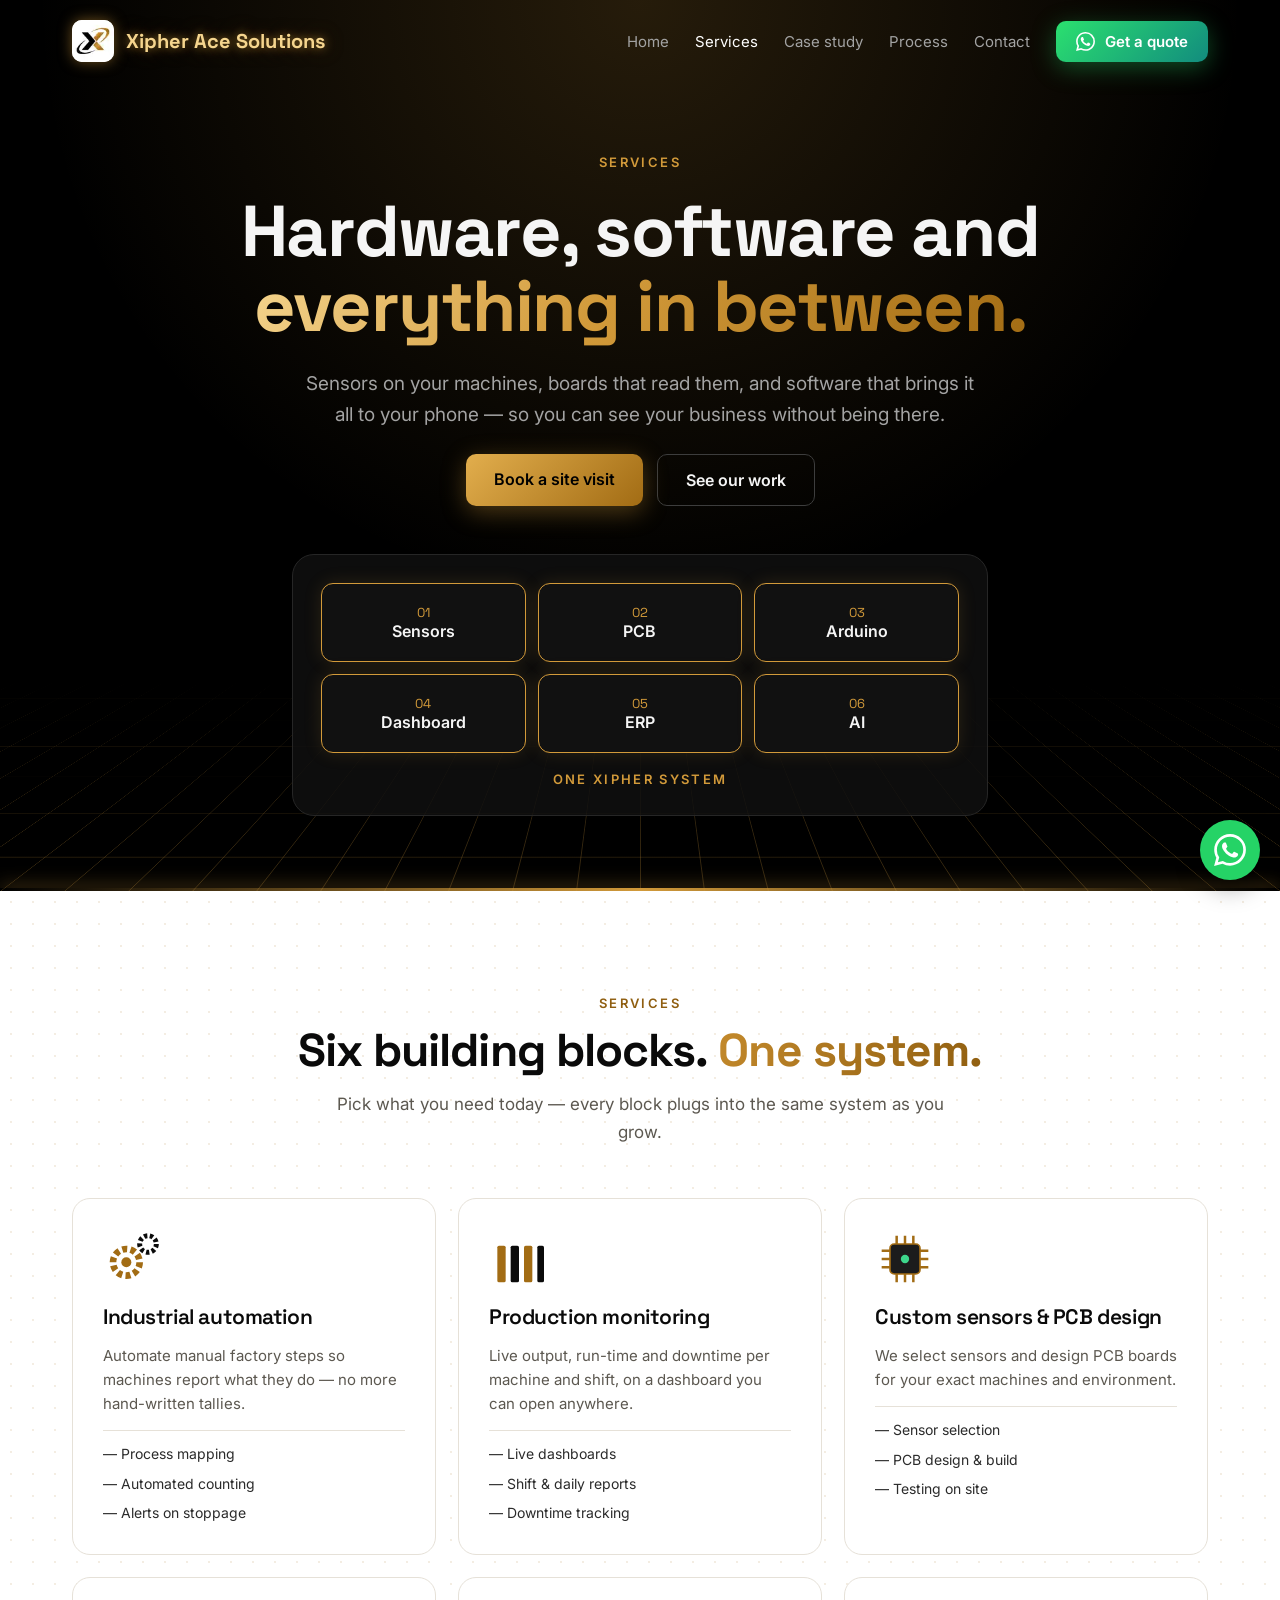
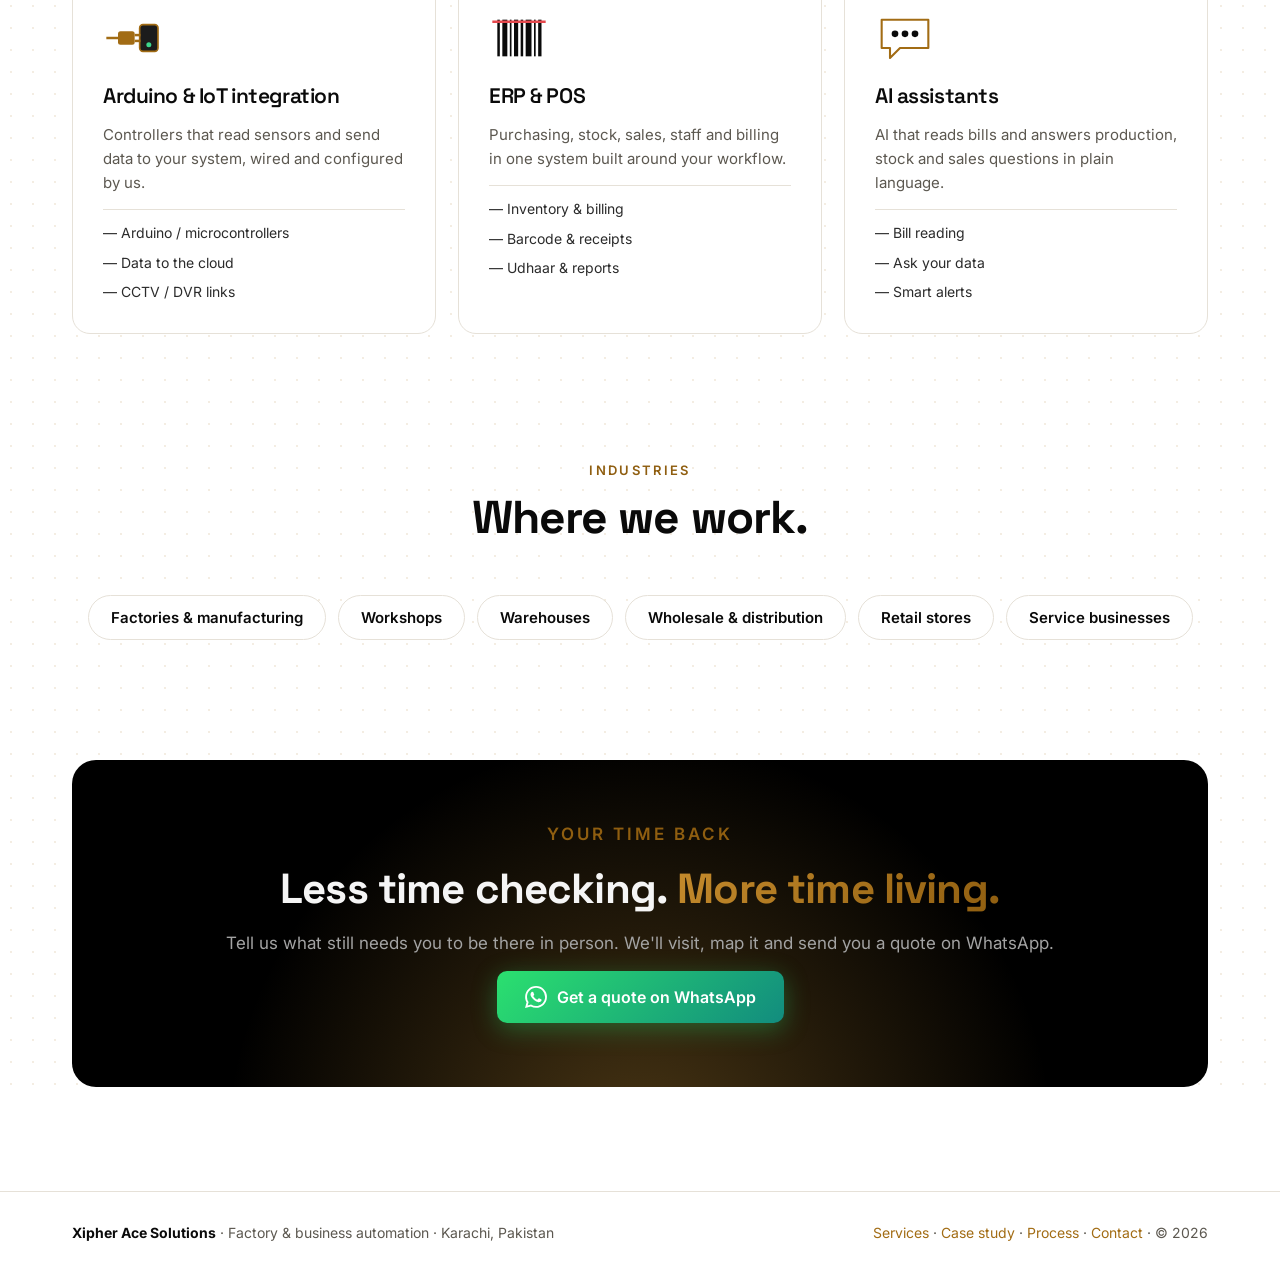
<file: services.html>
<!doctype html>
<html lang="en-PK"><head><meta charset="utf-8"><meta name="viewport" content="width=device-width,initial-scale=1">
<title>Automation Services in Karachi: Sensors, PCB, IoT, ERP &amp; POS | Xipher Ace</title>
<meta name="description" content="Industrial automation, production monitoring, custom sensors &amp; PCB design, Arduino/IoT, ERP &amp; POS and AI assistants for factories, warehouses and shops in Karachi.">
<link rel="canonical" href="https://devinecipher.github.io/xipher-ace-solutions/services.html">
<meta name="robots" content="index,follow,max-image-preview:large">
<meta name="theme-color" content="#000000">
<meta name="geo.region" content="PK-SD"><meta name="geo.placename" content="Karachi">
<meta property="og:type" content="website"><meta property="og:site_name" content="Xipher Ace Solutions"><meta property="og:locale" content="en_PK">
<meta property="og:title" content="Automation Services in Karachi: Sensors, PCB, IoT, ERP &amp; POS | Xipher Ace"><meta property="og:description" content="Industrial automation, production monitoring, custom sensors &amp; PCB design, Arduino/IoT, ERP &amp; POS and AI assistants for factories, warehouses and shops in Karachi."><meta property="og:url" content="https://devinecipher.github.io/xipher-ace-solutions/services.html">
<meta property="og:image" content="https://devinecipher.github.io/xipher-ace-solutions/og-image.png"><meta property="og:image:width" content="1200"><meta property="og:image:height" content="630"><meta property="og:image:alt" content="Xipher Ace Solutions — track your factory and shop from your phone">
<meta name="twitter:card" content="summary_large_image"><meta name="twitter:title" content="Automation Services in Karachi: Sensors, PCB, IoT, ERP &amp; POS | Xipher Ace"><meta name="twitter:description" content="Industrial automation, production monitoring, custom sensors &amp; PCB design, Arduino/IoT, ERP &amp; POS and AI assistants for factories, warehouses and shops in Karachi."><meta name="twitter:image" content="https://devinecipher.github.io/xipher-ace-solutions/og-image.png">
<link rel="icon" href="logo.svg" type="image/svg+xml"><link rel="icon" href="favicon-32.png" sizes="32x32" type="image/png"><link rel="apple-touch-icon" href="apple-touch-icon.png"><link rel="manifest" href="site.webmanifest">
<link rel="preconnect" href="https://fonts.googleapis.com"><link rel="preconnect" href="https://fonts.gstatic.com" crossorigin>
<link href="https://fonts.googleapis.com/css2?family=Inter:wght@400;500;600&family=Space+Grotesk:wght@500;600;700&display=swap" rel="stylesheet"><link rel="stylesheet" href="style.css">
<script type="application/ld+json">{"@context":"https://schema.org","@graph":[{"@type":"ProfessionalService","@id":"https://devinecipher.github.io/xipher-ace-solutions/#business","name":"Xipher Ace Solutions","url":"https://devinecipher.github.io/xipher-ace-solutions/","logo":"https://devinecipher.github.io/xipher-ace-solutions/apple-touch-icon.png","image":"https://devinecipher.github.io/xipher-ace-solutions/og-image.png","description":"Factory and business automation in Karachi: sensors, custom PCB boards, Arduino/IoT controllers, live dashboards, ERP, POS and AI assistants.","telephone":"+92-332-3425964","address":{"@type":"PostalAddress","addressLocality":"Karachi","addressRegion":"Sindh","addressCountry":"PK"},"areaServed":{"@type":"City","name":"Karachi"},"contactPoint":{"@type":"ContactPoint","telephone":"+92-332-3425964","contactType":"sales","areaServed":"PK","availableLanguage":["English","Urdu"]},"knowsAbout":["Factory automation","Industrial IoT","Production monitoring","PCB design","Arduino","ERP software","POS software","CCTV integration","Biometric attendance","AI assistants"]},{"@type":"WebSite","@id":"https://devinecipher.github.io/xipher-ace-solutions/#website","url":"https://devinecipher.github.io/xipher-ace-solutions/","name":"Xipher Ace Solutions","inLanguage":"en-PK","publisher":{"@id":"https://devinecipher.github.io/xipher-ace-solutions/#business"}},{"@type":"WebPage","@id":"https://devinecipher.github.io/xipher-ace-solutions/services.html#webpage","url":"https://devinecipher.github.io/xipher-ace-solutions/services.html","name":"Automation Services in Karachi: Sensors, PCB, IoT, ERP & POS | Xipher Ace","description":"Industrial automation, production monitoring, custom sensors & PCB design, Arduino/IoT, ERP & POS and AI assistants for factories, warehouses and shops in Karachi.","isPartOf":{"@id":"https://devinecipher.github.io/xipher-ace-solutions/#website"},"about":{"@id":"https://devinecipher.github.io/xipher-ace-solutions/#business"},"inLanguage":"en-PK","primaryImageOfPage":"https://devinecipher.github.io/xipher-ace-solutions/og-image.png","breadcrumb":{"@type":"BreadcrumbList","itemListElement":[{"@type":"ListItem","position":1,"name":"Home","item":"https://devinecipher.github.io/xipher-ace-solutions/"},{"@type":"ListItem","position":2,"name":"Services","item":"https://devinecipher.github.io/xipher-ace-solutions/services.html"}]}},{"@type":"Service","name":"Industrial automation","description":"Automating manual factory steps so machines report output, run-time and stoppages.","serviceType":"Industrial automation","provider":{"@id":"https://devinecipher.github.io/xipher-ace-solutions/#business"},"areaServed":{"@type":"City","name":"Karachi"}},{"@type":"Service","name":"Production monitoring","description":"Live output, run-time and downtime per machine and shift on a dashboard.","serviceType":"Production monitoring","provider":{"@id":"https://devinecipher.github.io/xipher-ace-solutions/#business"},"areaServed":{"@type":"City","name":"Karachi"}},{"@type":"Service","name":"Custom sensors & PCB design","description":"Sensor selection and PCB boards designed for specific machines.","serviceType":"Custom sensors & PCB design","provider":{"@id":"https://devinecipher.github.io/xipher-ace-solutions/#business"},"areaServed":{"@type":"City","name":"Karachi"}},{"@type":"Service","name":"Arduino & IoT integration","description":"Controllers that read sensors and send data to the cloud, CCTV and DVR.","serviceType":"Arduino & IoT integration","provider":{"@id":"https://devinecipher.github.io/xipher-ace-solutions/#business"},"areaServed":{"@type":"City","name":"Karachi"}},{"@type":"Service","name":"ERP & POS","description":"Inventory, billing, barcode, receipts, udhaar and reports in one system.","serviceType":"ERP & POS","provider":{"@id":"https://devinecipher.github.io/xipher-ace-solutions/#business"},"areaServed":{"@type":"City","name":"Karachi"}},{"@type":"Service","name":"AI assistants","description":"AI that reads bills and answers production, stock and sales questions.","serviceType":"AI assistants","provider":{"@id":"https://devinecipher.github.io/xipher-ace-solutions/#business"},"areaServed":{"@type":"City","name":"Karachi"}}]}</script>
</head>
<body><a class="skip" href="#main">Skip to content</a>
<header class="top"><div class="floor" aria-hidden="true"></div>
<nav class="nav" aria-label="Main"><a class="brand" href="./"><img src="logo.svg" alt="Xipher Ace Solutions logo" width="42" height="42"><span>Xipher Ace Solutions</span></a><button class="burger" type="button" aria-label="Open menu" aria-expanded="false" aria-controls="menu"><span></span><span></span><span></span></button><div class="menu" id="menu"><a href="./">Home</a><a href="services.html" class=on aria-current=page>Services</a><a href="case-study.html">Case study</a><a href="process.html">Process</a><a href="contact.html">Contact</a><a class="btn wa sm" href="https://wa.me/923323425964?text=Assalam%20o%20Alaikum%2C%20I%20want%20a%20quote%20for%20automation." target="_blank" rel="noopener"><svg class="wa-ico" viewBox="0 0 24 24" aria-hidden="true"><path d="M17.472 14.382c-.297-.149-1.758-.867-2.03-.967-.273-.099-.471-.148-.67.15-.197.297-.767.966-.94 1.164-.173.199-.347.223-.644.075-.297-.15-1.255-.463-2.39-1.475-.883-.788-1.48-1.761-1.653-2.059-.173-.297-.018-.458.13-.606.134-.133.298-.347.446-.52.149-.174.198-.298.298-.497.099-.198.05-.371-.025-.52-.075-.149-.669-1.612-.916-2.207-.242-.579-.487-.5-.669-.51-.173-.008-.371-.01-.57-.01-.198 0-.52.074-.792.372-.272.297-1.04 1.016-1.04 2.479 0 1.462 1.065 2.875 1.213 3.074.149.198 2.096 3.2 5.077 4.487.709.306 1.262.489 1.694.625.712.227 1.36.195 1.871.118.571-.085 1.758-.719 2.006-1.413.248-.694.248-1.289.173-1.413-.074-.124-.272-.198-.57-.347m-5.421 7.403h-.004a9.87 9.87 0 01-5.031-1.378l-.361-.214-3.741.982.998-3.648-.235-.374a9.86 9.86 0 01-1.51-5.26c.001-5.45 4.436-9.884 9.888-9.884 2.64 0 5.122 1.03 6.988 2.898a9.825 9.825 0 012.893 6.994c-.003 5.45-4.437 9.884-9.885 9.884m8.413-18.297A11.815 11.815 0 0012.05 0C5.495 0 .16 5.335.157 11.892c0 2.096.547 4.142 1.588 5.945L.057 24l6.305-1.654a11.882 11.882 0 005.683 1.448h.005c6.554 0 11.89-5.335 11.893-11.893a11.821 11.821 0 00-3.48-8.413Z"/></svg><span>Get a quote</span></a></div></nav>
<div class="hero"><p class="eyebrow">Services</p><h1>Hardware, software and <span class="grad">everything in between.</span></h1><p class="sub">Sensors on your machines, boards that read them, and software that brings it all to your phone — so you can see your business without being there.</p><div class="ctas"><a class="btn" href="contact.html">Book a site visit</a><a class="ghost" href="case-study.html">See our work</a></div></div>
<div class="art"><div class="panel" role="img" aria-label="Six building blocks joining into one system"><div style="display:grid;grid-template-columns:repeat(3,minmax(0,1fr));gap:12px"><div class="sn" style="background:#111;border:1px solid #D29A3A;border-radius:12px;padding:20px 14px;text-align:center;box-shadow:0 0 18px rgba(210,154,58,.15)"><p style="font-family:Space Grotesk,sans-serif;font-size:13px;color:#D29A3A">01</p><p style="font-weight:600;font-size:16px;color:#F5F5F5">Sensors</p></div><div class="sn e1" style="background:#111;border:1px solid #D29A3A;border-radius:12px;padding:20px 14px;text-align:center;box-shadow:0 0 18px rgba(210,154,58,.15)"><p style="font-family:Space Grotesk,sans-serif;font-size:13px;color:#D29A3A">02</p><p style="font-weight:600;font-size:16px;color:#F5F5F5">PCB</p></div><div class="sn e2" style="background:#111;border:1px solid #D29A3A;border-radius:12px;padding:20px 14px;text-align:center;box-shadow:0 0 18px rgba(210,154,58,.15)"><p style="font-family:Space Grotesk,sans-serif;font-size:13px;color:#D29A3A">03</p><p style="font-weight:600;font-size:16px;color:#F5F5F5">Arduino</p></div><div class="sn e3" style="background:#111;border:1px solid #D29A3A;border-radius:12px;padding:20px 14px;text-align:center;box-shadow:0 0 18px rgba(210,154,58,.15)"><p style="font-family:Space Grotesk,sans-serif;font-size:13px;color:#D29A3A">04</p><p style="font-weight:600;font-size:16px;color:#F5F5F5">Dashboard</p></div><div class="sn e4" style="background:#111;border:1px solid #D29A3A;border-radius:12px;padding:20px 14px;text-align:center;box-shadow:0 0 18px rgba(210,154,58,.15)"><p style="font-family:Space Grotesk,sans-serif;font-size:13px;color:#D29A3A">05</p><p style="font-weight:600;font-size:16px;color:#F5F5F5">ERP</p></div><div class="sn e5" style="background:#111;border:1px solid #D29A3A;border-radius:12px;padding:20px 14px;text-align:center;box-shadow:0 0 18px rgba(210,154,58,.15)"><p style="font-family:Space Grotesk,sans-serif;font-size:13px;color:#D29A3A">06</p><p style="font-weight:600;font-size:16px;color:#F5F5F5">AI</p></div></div><p class="eyebrow" style="margin-top:18px;text-align:center">One Xipher system</p></div></div><div class="edge"></div></header>
<main class="light" id="main"><section class="sec"><div class="wrap"><div class="head"><p class="eyebrow">Services</p><h2>Six building blocks. <span class="grad">One system.</span></h2><p class="lead">Pick what you need today — every block plugs into the same system as you grow.</p></div><div class="grid"><div class="card"><svg viewBox="0 0 72 72" class="ico" aria-hidden="true"><circle class="gear" cx="28" cy="40" r="16" fill="none" stroke="#A26C14" stroke-width="8" stroke-dasharray="6 4"/><circle cx="28" cy="40" r="6" fill="#A26C14"/><circle class="gear" cx="54" cy="18" r="10" fill="none" stroke="#0A0A0A" stroke-width="6" stroke-dasharray="4 3" style="animation-direction:reverse"/></svg><h3>Industrial automation</h3><p>Automate manual factory steps so machines report what they do — no more hand-written tallies.</p><div class="list"><p>— Process mapping</p><p>— Automated counting</p><p>— Alerts on stoppage</p></div></div><div class="card"><svg viewBox="0 0 72 72" class="ico" aria-hidden="true"><rect class="bar" x="10" y="20" width="10" height="44" rx="2" fill="#A26C14"/><rect class="bar" x="26" y="20" width="10" height="44" rx="2" fill="#0A0A0A" style="animation-delay:.3s"/><rect class="bar" x="42" y="20" width="10" height="44" rx="2" fill="#A26C14" style="animation-delay:.6s"/><rect class="bar" x="58" y="20" width="8" height="44" rx="2" fill="#0A0A0A" style="animation-delay:.9s"/></svg><h3>Production monitoring</h3><p>Live output, run-time and downtime per machine and shift, on a dashboard you can open anywhere.</p><div class="list"><p>— Live dashboards</p><p>— Shift &amp; daily reports</p><p>— Downtime tracking</p></div></div><div class="card"><svg viewBox="0 0 72 72" class="ico" aria-hidden="true"><rect x="18" y="18" width="36" height="36" rx="5" fill="#1C1C1C" stroke="#A26C14" stroke-width="2"/><g stroke="#A26C14" stroke-width="3"><path d="M26 8v10M36 8v10M46 8v10M26 54v10M36 54v10M46 54v10M8 26h10M8 36h10M8 46h10M54 26h10M54 36h10M54 46h10"/></g><circle cx="36" cy="36" r="5" fill="#3DD68C" style="animation:blink 1s infinite"/></svg><h3>Custom sensors &amp; PCB design</h3><p>We select sensors and design PCB boards for your exact machines and environment.</p><div class="list"><p>— Sensor selection</p><p>— PCB design &amp; build</p><p>— Testing on site</p></div></div><div class="card"><svg viewBox="0 0 72 72" class="ico" aria-hidden="true"><rect x="44" y="20" width="22" height="32" rx="4" fill="#1C1C1C" stroke="#A26C14" stroke-width="2"/><circle cx="55" cy="44" r="3" fill="#3DD68C" style="animation:blink 1s infinite"/><g style="animation:plug 2.4s ease-in-out infinite"><rect x="18" y="28" width="20" height="16" rx="3" fill="#A26C14"/><rect x="38" y="31" width="7" height="3" fill="#A26C14"/><rect x="38" y="38" width="7" height="3" fill="#A26C14"/><path d="M18 36H4" stroke="#A26C14" stroke-width="3"/></g></svg><h3>Arduino &amp; IoT integration</h3><p>Controllers that read sensors and send data to your system, wired and configured by us.</p><div class="list"><p>— Arduino / microcontrollers</p><p>— Data to the cloud</p><p>— CCTV / DVR links</p></div></div><div class="card"><svg viewBox="0 0 72 72" class="ico" aria-hidden="true"><g fill="#0A0A0A"><rect x="10" y="14" width="3" height="44"/><rect x="16" y="14" width="6" height="44"/><rect x="25" y="14" width="2" height="44"/><rect x="30" y="14" width="5" height="44"/><rect x="38" y="14" width="3" height="44"/><rect x="44" y="14" width="7" height="44"/><rect x="54" y="14" width="2" height="44"/><rect x="59" y="14" width="4" height="44"/></g><rect x="4" y="15" width="64" height="3" fill="#E5484D" style="animation:scan 1.8s ease-in-out infinite"/></svg><h3>ERP &amp; POS</h3><p>Purchasing, stock, sales, staff and billing in one system built around your workflow.</p><div class="list"><p>— Inventory &amp; billing</p><p>— Barcode &amp; receipts</p><p>— Udhaar &amp; reports</p></div></div><div class="card"><svg viewBox="0 0 72 72" class="ico" aria-hidden="true"><path d="M8 14h56v34H30L18 60V48H8z" fill="none" stroke="#A26C14" stroke-width="2.5" stroke-linejoin="round"/><circle cx="24" cy="31" r="4" fill="#0A0A0A" style="animation:blink 1.2s infinite"/><circle cx="36" cy="31" r="4" fill="#0A0A0A" style="animation:blink 1.2s .2s infinite"/><circle cx="48" cy="31" r="4" fill="#0A0A0A" style="animation:blink 1.2s .4s infinite"/></svg><h3>AI assistants</h3><p>AI that reads bills and answers production, stock and sales questions in plain language.</p><div class="list"><p>— Bill reading</p><p>— Ask your data</p><p>— Smart alerts</p></div></div></div></div></section><section class="sec"><div class="wrap"><div class="head"><p class="eyebrow">Industries</p><h2>Where we work.</h2></div><div class="chips"><span class="chip">Factories &amp; manufacturing</span><span class="chip">Workshops</span><span class="chip">Warehouses</span><span class="chip">Wholesale &amp; distribution</span><span class="chip">Retail stores</span><span class="chip">Service businesses</span></div></div></section>
<section class="cta"><p class="eyebrow">Your time back</p><h2>Less time checking. <span class="grad">More time living.</span></h2><p>Tell us what still needs you to be there in person. We&#39;ll visit, map it and send you a quote on WhatsApp.</p><a class="btn wa" href="https://wa.me/923323425964?text=Assalam%20o%20Alaikum%2C%20I%20want%20a%20quote%20for%20automation." target="_blank" rel="noopener"><svg class="wa-ico" viewBox="0 0 24 24" aria-hidden="true"><path d="M17.472 14.382c-.297-.149-1.758-.867-2.03-.967-.273-.099-.471-.148-.67.15-.197.297-.767.966-.94 1.164-.173.199-.347.223-.644.075-.297-.15-1.255-.463-2.39-1.475-.883-.788-1.48-1.761-1.653-2.059-.173-.297-.018-.458.13-.606.134-.133.298-.347.446-.52.149-.174.198-.298.298-.497.099-.198.05-.371-.025-.52-.075-.149-.669-1.612-.916-2.207-.242-.579-.487-.5-.669-.51-.173-.008-.371-.01-.57-.01-.198 0-.52.074-.792.372-.272.297-1.04 1.016-1.04 2.479 0 1.462 1.065 2.875 1.213 3.074.149.198 2.096 3.2 5.077 4.487.709.306 1.262.489 1.694.625.712.227 1.36.195 1.871.118.571-.085 1.758-.719 2.006-1.413.248-.694.248-1.289.173-1.413-.074-.124-.272-.198-.57-.347m-5.421 7.403h-.004a9.87 9.87 0 01-5.031-1.378l-.361-.214-3.741.982.998-3.648-.235-.374a9.86 9.86 0 01-1.51-5.26c.001-5.45 4.436-9.884 9.888-9.884 2.64 0 5.122 1.03 6.988 2.898a9.825 9.825 0 012.893 6.994c-.003 5.45-4.437 9.884-9.885 9.884m8.413-18.297A11.815 11.815 0 0012.05 0C5.495 0 .16 5.335.157 11.892c0 2.096.547 4.142 1.588 5.945L.057 24l6.305-1.654a11.882 11.882 0 005.683 1.448h.005c6.554 0 11.89-5.335 11.893-11.893a11.821 11.821 0 00-3.48-8.413Z"/></svg><span>Get a quote on WhatsApp</span></a></section>
</main>
<footer class="foot"><div class="wrap"><p><b style="color:#0A0A0A">Xipher Ace Solutions</b> · Factory &amp; business automation · Karachi, Pakistan</p><p><a href="services.html">Services</a> · <a href="case-study.html">Case study</a> · <a href="process.html">Process</a> · <a href="contact.html">Contact</a> · © 2026</p></div></footer>
<a class="wa-float" href="https://wa.me/923323425964?text=Assalam%20o%20Alaikum%2C%20I%20want%20a%20quote%20for%20automation." target="_blank" rel="noopener" aria-label="Chat with Xipher Ace Solutions on WhatsApp"><svg class="wa-ico" viewBox="0 0 24 24" aria-hidden="true"><path d="M17.472 14.382c-.297-.149-1.758-.867-2.03-.967-.273-.099-.471-.148-.67.15-.197.297-.767.966-.94 1.164-.173.199-.347.223-.644.075-.297-.15-1.255-.463-2.39-1.475-.883-.788-1.48-1.761-1.653-2.059-.173-.297-.018-.458.13-.606.134-.133.298-.347.446-.52.149-.174.198-.298.298-.497.099-.198.05-.371-.025-.52-.075-.149-.669-1.612-.916-2.207-.242-.579-.487-.5-.669-.51-.173-.008-.371-.01-.57-.01-.198 0-.52.074-.792.372-.272.297-1.04 1.016-1.04 2.479 0 1.462 1.065 2.875 1.213 3.074.149.198 2.096 3.2 5.077 4.487.709.306 1.262.489 1.694.625.712.227 1.36.195 1.871.118.571-.085 1.758-.719 2.006-1.413.248-.694.248-1.289.173-1.413-.074-.124-.272-.198-.57-.347m-5.421 7.403h-.004a9.87 9.87 0 01-5.031-1.378l-.361-.214-3.741.982.998-3.648-.235-.374a9.86 9.86 0 01-1.51-5.26c.001-5.45 4.436-9.884 9.888-9.884 2.64 0 5.122 1.03 6.988 2.898a9.825 9.825 0 012.893 6.994c-.003 5.45-4.437 9.884-9.885 9.884m8.413-18.297A11.815 11.815 0 0012.05 0C5.495 0 .16 5.335.157 11.892c0 2.096.547 4.142 1.588 5.945L.057 24l6.305-1.654a11.882 11.882 0 005.683 1.448h.005c6.554 0 11.89-5.335 11.893-11.893a11.821 11.821 0 00-3.48-8.413Z"/></svg></a>
<script src="site.js" defer></script>
</body></html>
</file>
<file: style.css>
*{box-sizing:border-box}
body{margin:0;background:#fff;color:#0A0A0A;font-family:Inter,system-ui,sans-serif;-webkit-font-smoothing:antialiased}
a{color:#A26C14;text-decoration:none}a:hover{color:#6E480C}
h1,h2,h3{font-family:'Space Grotesk',Inter,sans-serif;margin:0;letter-spacing:-.02em}p{margin:0}
.wrap{max-width:1200px;margin:0 auto;padding:0 32px}
.top{background:#000;color:#F5F5F5;position:relative;overflow:hidden;overflow:clip}
.top:before{content:"";position:absolute;inset:0;background:radial-gradient(circle at 50% 0,rgba(210,154,58,.18),transparent 55%);pointer-events:none}
.nav{position:relative;z-index:3;display:flex;flex-wrap:wrap;align-items:center;justify-content:space-between;gap:16px;padding:20px 32px;max-width:1200px;margin:0 auto}
.brand{display:flex;align-items:center;gap:12px}
.brand img{width:42px;height:42px;border-radius:10px;background:#fff;animation:logoGlow 2.6s ease-out both}
.brand span{font-family:'Space Grotesk',sans-serif;font-weight:700;font-size:20px;color:#F5D58E;animation:brandGlow 2.6s ease-out both}
.menu{display:flex;flex-wrap:wrap;align-items:center;gap:26px;font-size:15px}
.menu a{color:#A3A3A3}.menu a.on,.menu a:hover{color:#fff}
.btn{position:relative;overflow:hidden;display:inline-block;background:linear-gradient(135deg,#E2AE4D,#A26C14);color:#000!important;font-weight:600;padding:15px 28px;border-radius:10px;box-shadow:0 6px 24px rgba(210,154,58,.35)}
.btn:after{content:"";position:absolute;top:0;left:-60%;width:40%;height:100%;background:linear-gradient(100deg,transparent,rgba(255,255,255,.55),transparent);animation:shine 3.5s ease-in-out infinite}
.btn.sm{padding:11px 20px;font-size:15px}
.ghost{display:inline-block;border:1px solid #3D3D3D;color:#F5F5F5!important;font-weight:600;padding:15px 28px;border-radius:10px}
.ghost:hover{border-color:#D29A3A}
.hero{position:relative;z-index:2;text-align:center;padding:72px 32px 0;max-width:980px;margin:0 auto;display:flex;flex-direction:column;align-items:center;gap:24px;animation:rise .9s ease-out both}
.eyebrow{font-size:13px;font-weight:600;letter-spacing:.18em;text-transform:uppercase;color:#D29A3A}
.light .eyebrow{color:#8F5E10}
.hero h1{font-size:clamp(40px,6vw,72px);line-height:1.04;font-weight:700;max-width:900px}
.grad{background:linear-gradient(120deg,#F5D58E,#D29A3A 45%,#A26C14);-webkit-background-clip:text;background-clip:text;color:transparent}
.light .grad{background:linear-gradient(120deg,#C48A2C,#8F5E10);-webkit-background-clip:text;background-clip:text}
.hero .sub{font-size:19px;line-height:1.65;color:#A3A3A3;max-width:680px}
.ctas{display:flex;flex-wrap:wrap;justify-content:center;gap:14px}
.art{position:relative;z-index:2;max-width:760px;margin:48px auto 0;padding:0 32px 72px}
.floor{position:absolute;left:0;right:0;bottom:0;height:55%;perspective:500px;pointer-events:none}
.floor:after{content:"";position:absolute;top:0;bottom:0;left:-50%;right:-50%;transform:rotateX(64deg);transform-origin:50% 100%;background-image:linear-gradient(rgba(210,154,58,.25) 1px,transparent 1px),linear-gradient(90deg,rgba(210,154,58,.25) 1px,transparent 1px);background-size:64px 64px;animation:grid 2.5s linear infinite;-webkit-mask-image:linear-gradient(to top,#000 10%,transparent 85%);mask-image:linear-gradient(to top,#000 10%,transparent 85%)}
.edge{height:3px;background:linear-gradient(90deg,transparent,#D29A3A,transparent);box-shadow:0 0 18px #D29A3A}
.light{position:relative;background-color:#fff;background-image:radial-gradient(rgba(162,108,20,.12) 1px,transparent 1px);background-size:22px 22px}
.sec{padding:104px 0 24px}
.head{text-align:center;max-width:760px;margin:0 auto 52px;display:flex;flex-direction:column;align-items:center;gap:14px}
.head h2{font-size:clamp(32px,4vw,46px);line-height:1.1}
.head .lead{font-size:17px;line-height:1.65;color:#5C5850;max-width:620px}
.grid{display:grid;gap:22px;grid-template-columns:repeat(auto-fit,minmax(min(300px,100%),1fr))}
.grid.c4{grid-template-columns:repeat(auto-fit,minmax(min(240px,100%),1fr))}
.card{background:#fff;border:1px solid #E6E1D8;border-radius:18px;padding:30px;display:flex;flex-direction:column;gap:14px;text-align:left;transition:transform .35s,border-color .35s,box-shadow .35s;animation:rise linear both;animation-timeline:view();animation-range:entry 0% cover 25%}
.card:hover{transform:translateY(-6px);border-color:#D29A3A;box-shadow:0 0 0 1px #D29A3A,0 18px 40px rgba(162,108,20,.18)}
.card h3{font-size:21px;font-weight:600}
.card p{font-size:15px;line-height:1.6;color:#5C5850}
.num{font-family:'Space Grotesk',sans-serif;font-size:34px;font-weight:700}
.list{border-top:1px solid #E6E1D8;padding-top:12px;display:flex;flex-direction:column;gap:7px}
.list p{font-size:14px;color:#2B2B2B}
.ico{width:60px;height:60px}
.chips{display:flex;flex-wrap:wrap;justify-content:center;gap:12px}
.chip{border:1px solid #E6E1D8;background:#fff;border-radius:999px;padding:12px 22px;font-weight:600;font-size:15px}
.chip:hover{border-color:#D29A3A;box-shadow:0 0 16px rgba(210,154,58,.35)}
.cta{margin:96px auto 104px;max-width:1136px;background:#000;color:#F5F5F5;border-radius:24px;padding:64px 32px;text-align:center;display:flex;flex-direction:column;align-items:center;gap:18px;position:relative;overflow:hidden}
.cta:before{content:"";position:absolute;inset:0;background:radial-gradient(circle at 50% 120%,rgba(210,154,58,.35),transparent 60%)}
.cta>*{position:relative}
.cta h2{font-size:clamp(30px,4vw,42px)}
.cta p{color:#A3A3A3;font-size:17px}
.foot{border-top:1px solid #E6E1D8;background:#fff}
.foot .wrap{padding:32px;display:flex;flex-wrap:wrap;gap:12px;justify-content:space-between;font-size:14px;color:#5C5850}
.faq{max-width:820px;margin:0 auto}
.faq div{border-bottom:1px solid #E6E1D8;padding:22px 0;display:flex;flex-direction:column;gap:8px}
.faq h3{font-size:19px}.faq p{color:#5C5850;line-height:1.6}
.steps{display:grid;gap:12px;grid-template-columns:repeat(auto-fit,minmax(150px,1fr));text-align:center}
.steps div{display:flex;flex-direction:column;align-items:center;gap:8px}
.dot{width:46px;height:46px;border-radius:50%;border:2px solid #D29A3A;background:#111;color:#F5F5F5;display:flex;align-items:center;justify-content:center;font-family:'Space Grotesk',sans-serif;font-weight:700}
.panel{border:1px solid #262626;border-radius:22px;background:rgba(17,17,17,.8);padding:28px}
@keyframes brandGlow{0%{opacity:0;text-shadow:none}12%{opacity:1;text-shadow:0 0 18px #F5B94A,0 0 36px #D29A3A}22%{opacity:.25;text-shadow:none}34%{opacity:1;text-shadow:0 0 22px #F5B94A,0 0 44px #D29A3A}44%{opacity:.35;text-shadow:none}60%{opacity:1;text-shadow:0 0 26px #F5B94A,0 0 52px #D29A3A}100%{opacity:1;text-shadow:0 0 10px rgba(245,185,74,.55),0 0 22px rgba(210,154,58,.35)}}
@keyframes logoGlow{0%{opacity:0}12%,34%,60%{opacity:1;box-shadow:0 0 26px #D29A3A}22%,44%{opacity:.3;box-shadow:none}100%{opacity:1;box-shadow:0 0 14px rgba(210,154,58,.5)}}
@keyframes shine{0%,60%{left:-60%}100%{left:130%}}
@keyframes grid{to{background-position:0 64px}}
@keyframes float{0%,100%{transform:translateY(0)}50%{transform:translateY(-12px)}}
@keyframes dash{to{stroke-dashoffset:-80}}
@keyframes blink{0%,100%{opacity:.3}50%{opacity:1}}
@keyframes rise{from{opacity:0;transform:translateY(28px)}to{opacity:1;transform:none}}
@keyframes spin{to{transform:rotateY(360deg)}}
@keyframes ring{to{transform:rotate(360deg)}}
@keyframes turn{to{transform:rotate(360deg)}}
@keyframes scan{0%,100%{transform:translateY(0)}50%{transform:translateY(38px)}}
@keyframes plug{0%,100%{transform:translateX(-10px)}45%,70%{transform:translateX(0)}}
@keyframes bars{0%,100%{transform:scaleY(.35)}50%{transform:scaleY(1)}}
@keyframes snap{0%,6%{transform:perspective(700px) translateZ(260px) rotateX(35deg);opacity:0}30%,88%{transform:none;opacity:1}100%{opacity:0}}
.fl{animation:float 5s ease-in-out infinite}.d1{animation-delay:-1.2s}.d2{animation-delay:-2.4s}.d3{animation-delay:-3.6s}
.gear{transform-box:fill-box;transform-origin:center;animation:turn 6s linear infinite}
.bar{transform-box:fill-box;transform-origin:bottom;animation:bars 1.6s ease-in-out infinite}
.sn{animation:snap 7s cubic-bezier(.2,.8,.2,1) infinite}.e1{animation-delay:.25s}.e2{animation-delay:.5s}.e3{animation-delay:.75s}.e4{animation-delay:1s}.e5{animation-delay:1.25s}
@keyframes drawer{0%,14%,72%,100%{transform:translateY(0)}24%,62%{transform:translateY(52px)}}
@keyframes led{0%,20%,66%,100%{background:#4A1A1A;box-shadow:none}24%,62%{background:#E5484D;box-shadow:0 0 14px #E5484D}}
@keyframes flash{0%,27%,36%,100%{opacity:0}30%{opacity:.9}}
@keyframes logrow{0%,52%{opacity:0;transform:translateX(12px)}58%,92%{opacity:1;transform:none}100%{opacity:0}}
@keyframes paper{0%,10%{height:0}60%,85%{height:120px}100%{height:0}}
@keyframes label{0%,15%{transform:translateX(-96px)}55%,85%{transform:translateX(0)}100%{transform:translateX(-96px)}}
.lp{animation-duration:7s;animation-iteration-count:infinite;animation-timing-function:ease-in-out}
@keyframes fillx{0%,8%{transform:scaleX(0)}70%,92%{transform:scaleX(1)}100%{transform:scaleX(0)}}
.fx{transform-origin:left;animation:fillx 7s ease-in-out infinite}
.l0{animation:on0 7s infinite}.l1{animation:on1 7s infinite}.l2{animation:on2 7s infinite}.l3{animation:on3 7s infinite}.l4{animation:on4 7s infinite}.l5{animation:on5 7s infinite}
@keyframes on0{0%,6%{background:#111}9%,92%{background:#D29A3A;color:#000;box-shadow:0 0 18px #D29A3A}100%{background:#111}}
@keyframes on1{0%,18%{background:#111}21%,92%{background:#D29A3A;color:#000;box-shadow:0 0 18px #D29A3A}100%{background:#111}}
@keyframes on2{0%,30%{background:#111}33%,92%{background:#D29A3A;color:#000;box-shadow:0 0 18px #D29A3A}100%{background:#111}}
@keyframes on3{0%,42%{background:#111}45%,92%{background:#D29A3A;color:#000;box-shadow:0 0 18px #D29A3A}100%{background:#111}}
@keyframes on4{0%,54%{background:#111}57%,92%{background:#D29A3A;color:#000;box-shadow:0 0 18px #D29A3A}100%{background:#111}}
@keyframes on5{0%,66%{background:#111}69%,92%{background:#D29A3A;color:#000;box-shadow:0 0 18px #D29A3A}100%{background:#111}}
@keyframes m1{0%,4%{opacity:0;transform:translateY(10px)}8%,92%{opacity:1;transform:none}100%{opacity:0}}
@keyframes m2{0%,22%{opacity:0;transform:translateY(10px)}26%,92%{opacity:1;transform:none}100%{opacity:0}}
@keyframes ty{0%,30%{opacity:0}34%,50%{opacity:1}54%,100%{opacity:0}}
@keyframes m3{0%,52%{opacity:0;transform:translateY(10px)}56%,92%{opacity:1;transform:none}100%{opacity:0}}
@keyframes m4{0%,68%{opacity:0;transform:translateY(10px)}72%,92%{opacity:1;transform:none}100%{opacity:0}}
@keyframes ping{0%{box-shadow:0 0 0 0 rgba(210,154,58,.6)}100%{box-shadow:0 0 0 18px rgba(210,154,58,0)}}
.ch{animation-duration:10s;animation-iteration-count:infinite;animation-timing-function:ease-out}
.bub{max-width:80%;padding:10px 14px;border-radius:12px;font-size:14px;line-height:1.45;text-align:left}
.me{align-self:flex-end;background:#1C1C1C;color:#F5F5F5}.xa{align-self:flex-start;background:linear-gradient(135deg,#E2AE4D,#A26C14);color:#000}
@media (max-width:700px){.hero{padding-top:48px}.cta{margin:64px 16px}.step{padding:18px}.wrap{padding:0 20px}}
@media (prefers-reduced-motion:reduce){*,*:before,*:after{animation:none!important;transition:none!important}}
.card .num{font-size:34px;line-height:1.1}
.card .grad,.card p.grad{color:transparent}
.card .eyebrow{font-size:13px;color:#8F5E10}
.tl{display:flex;flex-direction:column;gap:28px;position:relative}
.step{display:grid;grid-template-columns:repeat(auto-fit,minmax(min(340px,100%),1fr));gap:28px;align-items:center;background:#fff;border:1px solid #E6E1D8;border-radius:22px;padding:28px;animation:rise linear both;animation-timeline:view();animation-range:entry 0% cover 20%}
.step:hover{border-color:#D29A3A;box-shadow:0 0 0 1px #D29A3A,0 18px 40px rgba(162,108,20,.15)}
.step .txt{display:flex;flex-direction:column;gap:12px}
.step h3{font-size:24px}.step p{color:#5C5850;line-height:1.65}
.meta{display:flex;align-items:center;gap:12px}
.sno{font-family:'Space Grotesk',sans-serif;font-weight:700;font-size:15px;color:#000;background:linear-gradient(135deg,#E2AE4D,#A26C14);border-radius:999px;padding:6px 12px}
.live{font-size:12px;font-weight:600;color:#137A4B;background:#E6F6EE;border-radius:999px;padding:5px 10px}
.live:before{content:"● "}
.tags{display:flex;flex-wrap:wrap;gap:8px}.tags span{font-size:13px;border:1px solid #E6E1D8;border-radius:999px;padding:5px 11px;color:#2B2B2B}
.stage{position:relative;height:300px;border-radius:18px;background:#0B0B0B;border:1px solid #262626;overflow:hidden;color:#F5F5F5;font-size:13px}
.stage:before{content:"";position:absolute;inset:0;background:radial-gradient(circle at 50% 0,rgba(210,154,58,.2),transparent 60%)}
.ab{position:absolute}
.box{background:#161616;border:1px solid #3D3D3D;border-radius:10px;padding:10px}
.gl{color:#D29A3A;font-size:11px;letter-spacing:.12em}
.row{height:22px;border-radius:5px;background:#262626;margin-top:6px;display:flex;align-items:center;padding:0 8px;font-size:11px;color:#D8D6D0}
.k8{animation-duration:8s;animation-iteration-count:infinite;animation-timing-function:ease-in-out;animation-fill-mode:both}
@keyframes mv{0%,8%{transform:translateX(0);opacity:1}30%,90%{transform:translateX(190px);opacity:1}100%{transform:translateX(190px);opacity:0}}
@keyframes cut{0%,8%,62%,100%{opacity:0}12%,58%{opacity:1}}
@keyframes pend{0%,10%{opacity:0;transform:translateY(8px)}16%,58%{opacity:1;transform:none}72%,100%{opacity:0;transform:translate(150px,-120px) scale(.4)}}
@keyframes show1{0%,12%,62%,100%{opacity:0}16%,58%{opacity:1}}
@keyframes show2{0%,70%,98%,100%{opacity:0}74%,94%{opacity:1}}
@keyframes cyc{0%,100%{border-color:#3D3D3D;box-shadow:none}15%,30%{border-color:#D29A3A;box-shadow:0 0 18px rgba(210,154,58,.5)}}
@keyframes fscan{0%,100%{transform:translateY(0)}50%{transform:translateY(96px)}}
@keyframes fade3{0%,30%{opacity:0;transform:translateY(8px)}36%,92%{opacity:1;transform:none}100%{opacity:0}}
@keyframes fade5{0%,50%{opacity:0;transform:translateY(8px)}56%,92%{opacity:1;transform:none}100%{opacity:0}}
@keyframes fade7{0%,70%{opacity:0;transform:translateY(8px)}76%,92%{opacity:1;transform:none}100%{opacity:0}}
@keyframes fan{0%,10%{transform:none}40%,85%{transform:translateX(var(--x)) rotate(var(--r))}100%{transform:none}}
@keyframes send{0%,60%{opacity:0;transform:translateX(-20px)}70%,92%{opacity:1;transform:none}100%{opacity:0}}
.on3d>:not(.c3d){display:none!important}.c3d{position:absolute;inset:0;width:100%;height:100%;display:block;border-radius:inherit}.panel.on3d{background:#0d0d0d}
.stage[data-s3d]{height:340px}

/* ---- nav: mobile menu ---- */
.burger{display:none;width:44px;height:44px;border:1px solid #3D3D3D;border-radius:10px;background:transparent;cursor:pointer;flex-direction:column;align-items:center;justify-content:center;gap:5px;padding:0}
.burger span{display:block;width:20px;height:2px;background:#F5F5F5;border-radius:2px;transition:transform .25s,opacity .25s}
.nav.open .burger span:nth-child(1){transform:translateY(7px) rotate(45deg)}.nav.open .burger span:nth-child(2){opacity:0}.nav.open .burger span:nth-child(3){transform:translateY(-7px) rotate(-45deg)}
@media (max-width:820px){
.nav{flex-wrap:nowrap;padding:16px 20px}.brand span{font-size:17px}.brand img{width:36px;height:36px}
.burger{display:flex}
.menu{display:none;position:absolute;top:100%;left:12px;right:12px;flex-direction:column;align-items:stretch;gap:4px;padding:12px;background:#0B0B0B;border:1px solid #262626;border-radius:16px;box-shadow:0 20px 40px rgba(0,0,0,.6)}
.nav.open .menu{display:flex}
.menu a{padding:12px 14px;border-radius:10px;font-size:16px}.menu a.on{background:#161616}
.menu .btn{justify-content:center;margin-top:6px}
}
/* ---- WhatsApp buttons ---- */
.wa-ico{width:22px;height:22px;flex:none;fill:currentColor}
.btn.wa{display:inline-flex;align-items:center;gap:10px;background:linear-gradient(135deg,#2BE06F,#128C7E);color:#fff!important;box-shadow:0 6px 24px rgba(37,211,102,.35)}
.btn.wa:hover{filter:brightness(1.08)}
.btn.sm.wa .wa-ico{width:19px;height:19px}
.wa-float{position:fixed;right:20px;bottom:20px;z-index:50;width:60px;height:60px;border-radius:50%;background:#25D366;color:#fff!important;display:flex;align-items:center;justify-content:center;box-shadow:0 8px 24px rgba(0,0,0,.35);animation:waping 2.2s ease-out infinite}
.wa-float .wa-ico{width:32px;height:32px}
.wa-float:hover{transform:scale(1.06)}
@keyframes waping{0%{box-shadow:0 0 0 0 rgba(37,211,102,.55),0 8px 24px rgba(0,0,0,.35)}100%{box-shadow:0 0 0 18px rgba(37,211,102,0),0 8px 24px rgba(0,0,0,.35)}}
.quote{margin-top:auto;padding-top:14px;border-top:1px solid #E6E1D8;display:inline-flex;align-items:center;gap:8px;font-weight:600;color:#128C7E!important}
.quote .wa-ico{width:18px;height:18px}
/* ---- "your time back" section ---- */
.free{display:grid;grid-template-columns:minmax(0,1fr) minmax(0,1.1fr);gap:56px;align-items:center}
.free .txt{display:flex;flex-direction:column;gap:18px;text-align:left}
.free h2{font-size:clamp(30px,4vw,44px);line-height:1.1}
.free .lead{font-size:17px;line-height:1.7;color:#5C5850}
.vs{display:grid;grid-template-columns:1fr 1fr;gap:14px}
.vs div{border:1px solid #E6E1D8;border-radius:16px;padding:18px;background:#fff;display:flex;flex-direction:column;gap:8px}
.vs b{font-family:'Space Grotesk',sans-serif;font-size:15px}
.vs p{font-size:14px;line-height:1.55;color:#5C5850}
.vs .bad b{color:#B4373B}.vs .good{border-color:#D29A3A;box-shadow:0 0 0 1px #D29A3A}.vs .good b{color:#8F5E10}
.phone{max-width:340px;margin:0 auto;background:#0B0B0B;border:1px solid #262626;border-radius:36px;padding:16px;color:#F5F5F5;box-shadow:0 30px 60px rgba(0,0,0,.25),0 0 0 6px #161616;display:flex;flex-direction:column;gap:10px}
.phone .ph-top{display:flex;align-items:center;gap:10px;padding:4px 6px 12px;border-bottom:1px solid #262626}
.phone .ph-top img{width:34px;height:34px;border-radius:50%;background:#fff}
.phone .ph-time{text-align:center;font-size:12px;color:#A3A3A3;padding:4px 0}
.nt{background:#161616;border:1px solid #262626;border-radius:14px;padding:12px 14px;display:flex;flex-direction:column;gap:3px;text-align:left}
.nt b{font-size:13px;color:#F5D58E;display:flex;justify-content:space-between}.nt b i{font-style:normal;color:#737373;font-weight:400;font-size:11px}
.nt span{font-size:14px;color:#E5E5E5}
.moments{display:flex;flex-wrap:wrap;gap:10px}
.moments span{border:1px solid #E6E1D8;background:#fff;border-radius:999px;padding:8px 14px;font-size:14px;font-weight:500}
@media (max-width:900px){.free{grid-template-columns:1fr;gap:40px}.vs{grid-template-columns:1fr}}
.skip{position:absolute;left:-999px;top:8px;z-index:100;background:#fff;color:#000!important;padding:10px 14px;border-radius:8px}.skip:focus{left:8px}
a:focus-visible,button:focus-visible{outline:2px solid #F5B94A;outline-offset:3px}
@media (max-width:560px){.panel .dot+p{display:none}.panel .dot{width:38px;height:38px;font-size:14px}}
</file>
